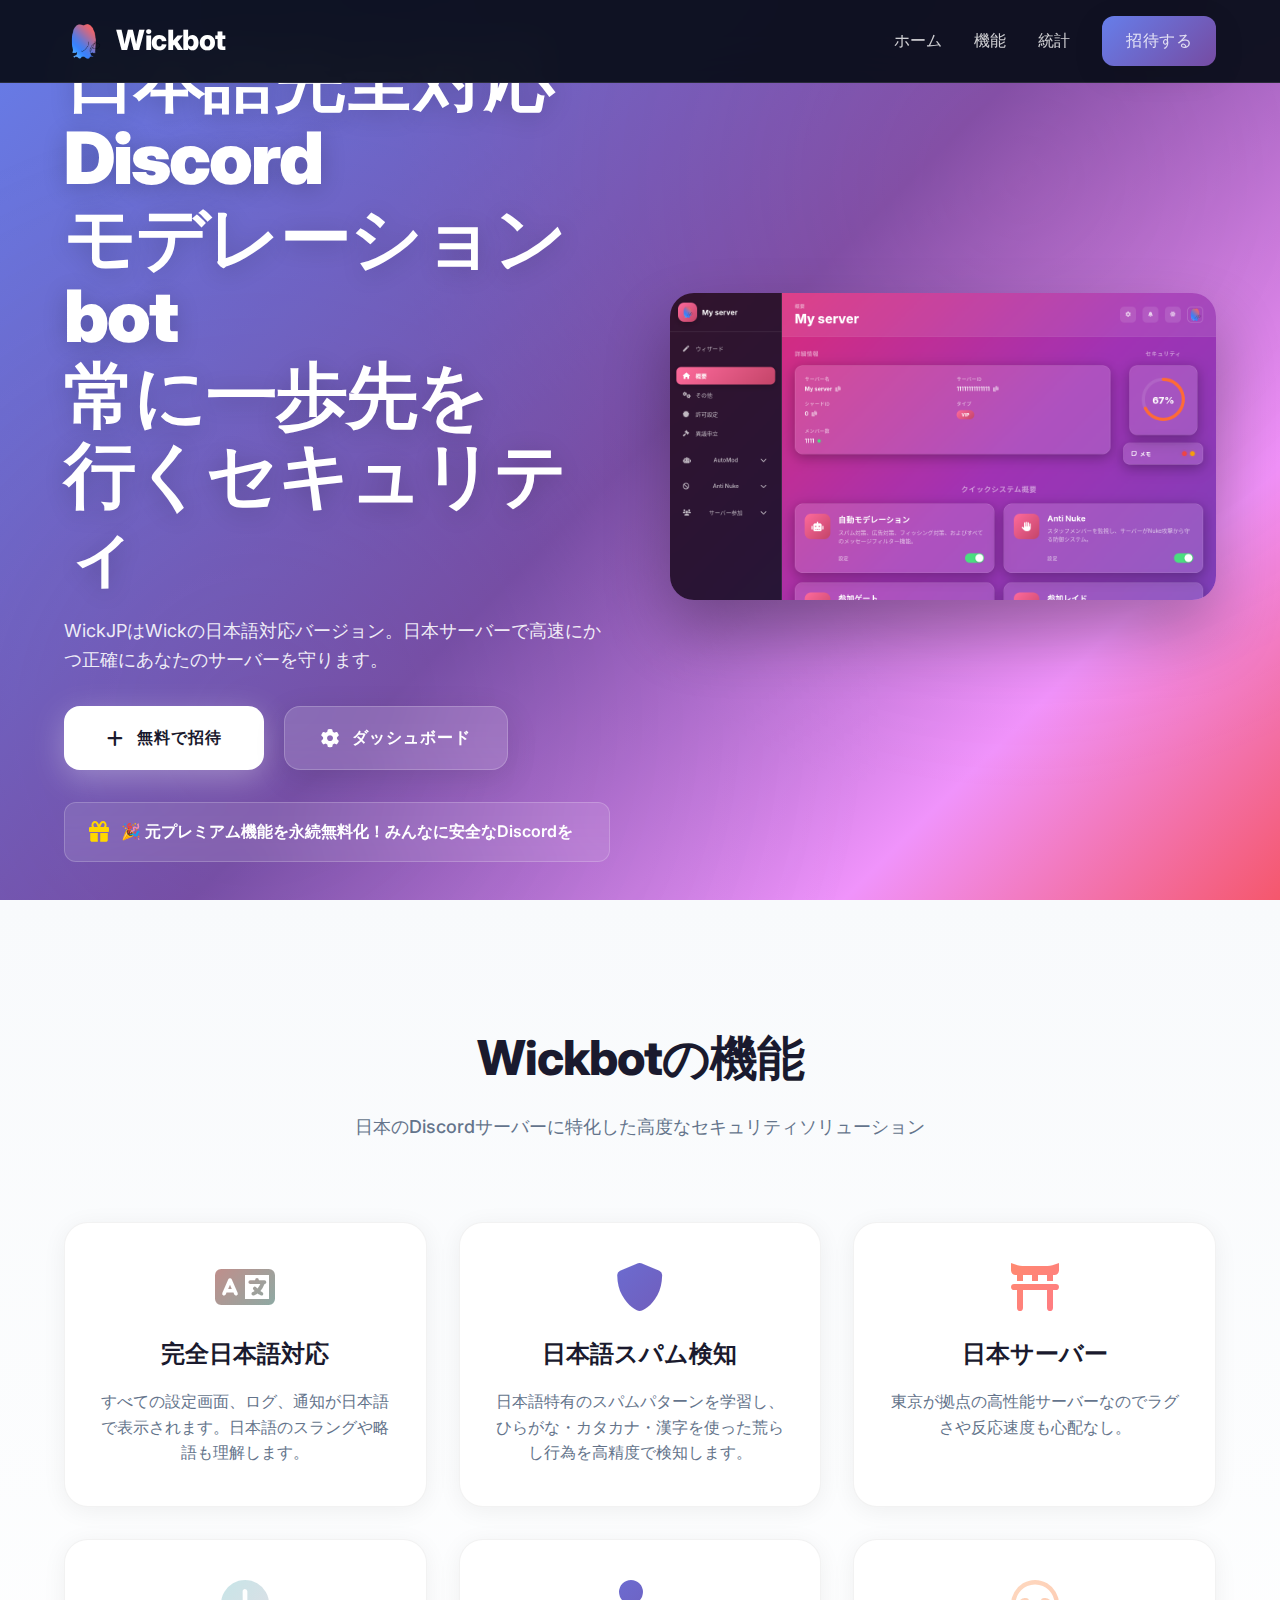
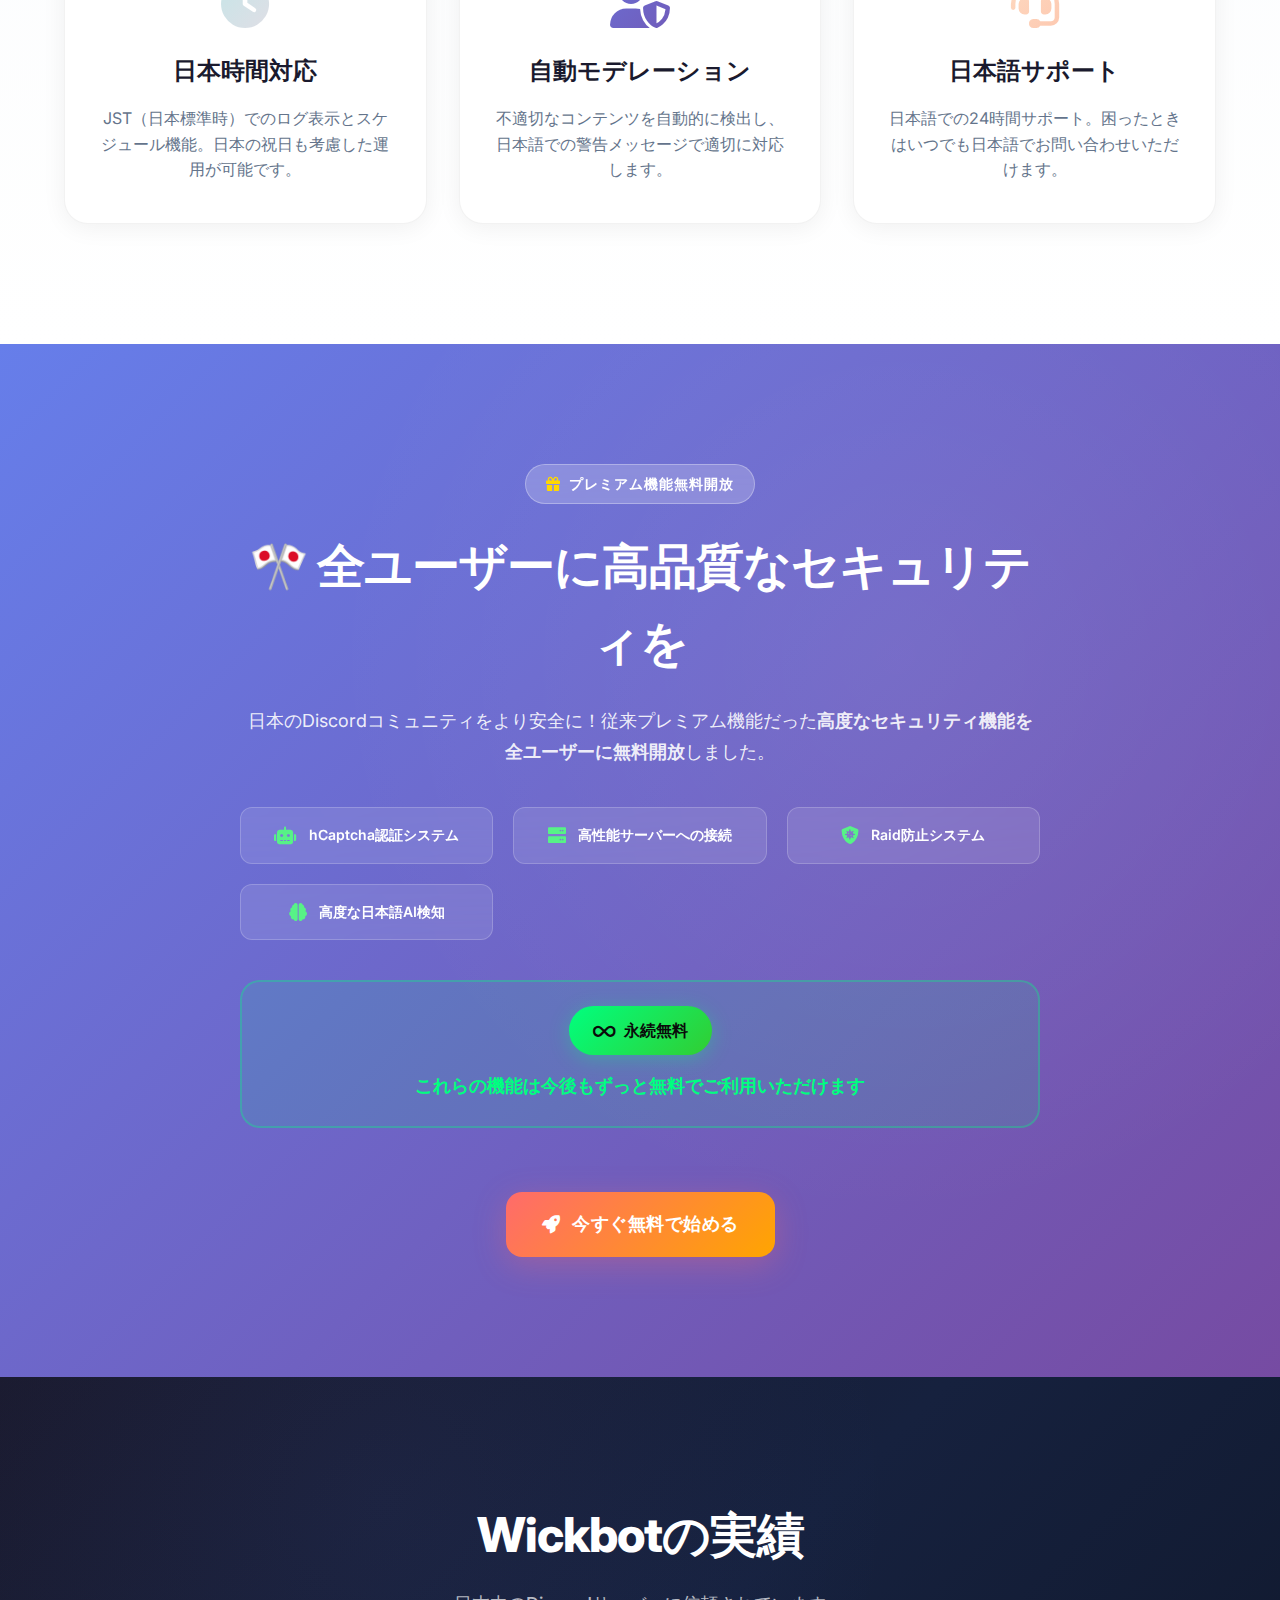
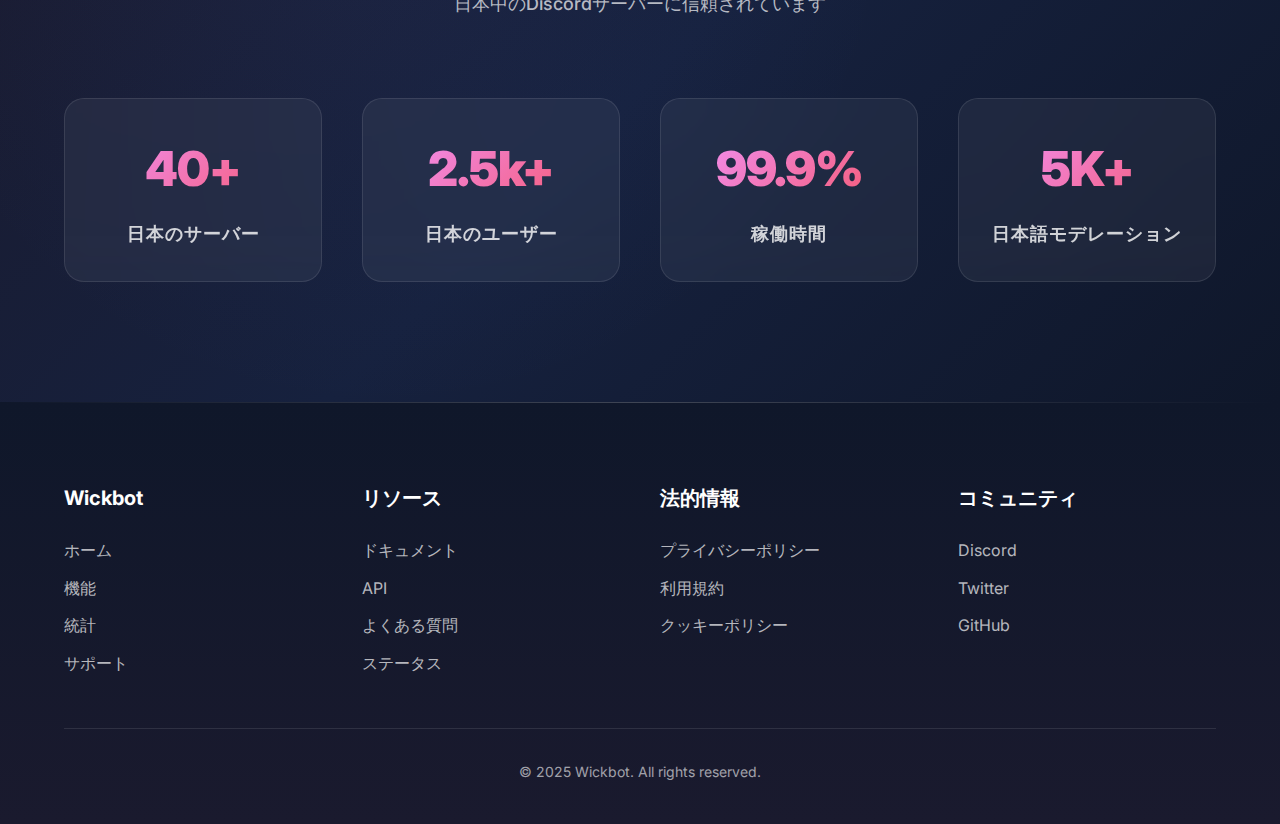
<file: index.html>
<!DOCTYPE html>
<html lang="ja">
<head>
    <meta charset="UTF-8">
    <meta name="viewport" content="width=device-width, initial-scale=1.0">
    <title>WickJP</title>
    <link rel="preconnect" href="https://fonts.googleapis.com">
    <link rel="preconnect" href="https://fonts.gstatic.com" crossorigin>
    <link href="https://fonts.googleapis.com/css2?family=Inter:wght@400;500;600;700;800;900&display=swap" rel="stylesheet">
    <link rel="stylesheet" href="https://cdnjs.cloudflare.com/ajax/libs/font-awesome/6.0.0/css/all.min.css">
    <link rel="stylesheet" href="styles.css">
</head>
<body>
    <header>
        <div class="container">
            <nav class="navbar">
                <a href="#" class="logo">
                    <img src="logo.png" alt="Wickbot Logo"> Wickbot
                </a>
                <ul class="nav-links">
                    <li><a href="#">ホーム</a></li>
                    <li><a href="#features">機能</a></li>
                    <li><a href="#stats">統計</a></li>
                    <li><a href="setup.html" class="btn">招待する</a></li>
                </ul>
            </nav>
        </div>
    </header>

    <section class="hero">
        <div class="container hero-container">
            <div class="hero-content">
                <h1>日本語完全対応<br>Discord<br>モデレーションbot<br>常に一歩先を<br>行くセキュリティ</h1>
                <p class="hero-description">WickJPはWickの日本語対応バージョン。日本サーバーで高速にかつ正確にあなたのサーバーを守ります。</p>
                <div class="hero-buttons">
                    <a href="setup.html" class="btn btn-invite">
                        <i class="fas fa-plus"></i> 無料で招待
                    </a>
                    <a href="dashboard.html" class="btn btn-dashboard">
                        <i class="fas fa-cog"></i> ダッシュボード
                    </a>
                </div>
                <div class="campaign-notice">
                    <i class="fas fa-gift"></i>
                    <span>🎉 元プレミアム機能を永続無料化！みんなに安全なDiscordを</span>
                </div>
            </div>
            <div class="hero-image">
                <img src="dashboard.png" alt="Wickbot Dashboard">
            </div>
        </div>
    </section>

    <section class="features" id="features">
        <div class="container">
            <div class="section-title">
                <h2>Wickbotの機能</h2>
                <p>日本のDiscordサーバーに特化した高度なセキュリティソリューション</p>
            </div>
            <div class="feature-grid">
                <div class="feature-card">
                    <i class="fas fa-language"></i>
                    <h3>完全日本語対応</h3>
                    <p>すべての設定画面、ログ、通知が日本語で表示されます。日本語のスラングや略語も理解します。</p>
                </div>
                <div class="feature-card">
                    <i class="fas fa-shield-alt"></i>
                    <h3>日本語スパム検知</h3>
                    <p>日本語特有のスパムパターンを学習し、ひらがな・カタカナ・漢字を使った荒らし行為を高精度で検知します。</p>
                </div>
                <div class="feature-card">
                    <i class="fas fa-torii-gate"></i>
                    <h3>日本サーバー</h3>
                    <p>東京が拠点の高性能サーバーなのでラグさや反応速度も心配なし。</p>
                </div>
                <div class="feature-card">
                    <i class="fas fa-clock"></i>
                    <h3>日本時間対応</h3>
                    <p>JST（日本標準時）でのログ表示とスケジュール機能。日本の祝日も考慮した運用が可能です。</p>
                </div>
                <div class="feature-card">
                    <i class="fas fa-user-shield"></i>
                    <h3>自動モデレーション</h3>
                    <p>不適切なコンテンツを自動的に検出し、日本語での警告メッセージで適切に対応します。</p>
                </div>
                <div class="feature-card">
                    <i class="fas fa-headset"></i>
                    <h3>日本語サポート</h3>
                    <p>日本語での24時間サポート。困ったときはいつでも日本語でお問い合わせいただけます。</p>
                </div>
            </div>
        </div>
    </section>

    <section class="campaign-section">
        <div class="container">
            <div class="campaign-content">
                <div class="campaign-badge">
                    <i class="fas fa-gift"></i>
                    <span>プレミアム機能無料開放</span>
                </div>
                <h2>🎌 全ユーザーに高品質なセキュリティを</h2>
                <p>日本のDiscordコミュニティをより安全に！従来プレミアム機能だった<strong>高度なセキュリティ機能を全ユーザーに無料開放</strong>しました。</p>
                <div class="campaign-features">
                    <div class="campaign-feature">
                        <i class="fas fa-robot"></i>
                        <span>hCaptcha認証システム</span>
                    </div>
                    <div class="campaign-feature">
                        <i class="fas fa-server"></i>
                        <span>高性能サーバーへの接続</span>
                    </div>
                    <div class="campaign-feature">
                        <i class="fas fa-shield-virus"></i>
                        <span>Raid防止システム</span>
                    </div>
                    <div class="campaign-feature">
                        <i class="fas fa-brain"></i>
                        <span>高度な日本語AI検知</span>
                    </div>
                </div>
                <div class="forever-free">
                    <div class="free-badge">
                        <i class="fas fa-infinity"></i>
                        <span>永続無料</span>
                    </div>
                    <p>これらの機能は今後も<strong>ずっと無料</strong>でご利用いただけます</p>
                </div>
                <a href="setup.html" class="btn btn-campaign">
                    <i class="fas fa-rocket"></i> 今すぐ無料で始める
                </a>
            </div>
        </div>
    </section>

    <section class="stats" id="stats">
        <div class="container">
            <div class="section-title">
                <h2>Wickbotの実績</h2>
                <p>日本中のDiscordサーバーに信頼されています</p>
            </div>
            <div class="stats-grid">
                <div class="stat-item">
                    <h3>40+</h3>
                    <p>日本のサーバー</p>
                </div>
                <div class="stat-item">
                    <h3>2.5k+</h3>
                    <p>日本のユーザー</p>
                </div>
                <div class="stat-item">
                    <h3>99.9%</h3>
                    <p>稼働時間</p>
                </div>
                <div class="stat-item">
                    <h3>5K+</h3>
                    <p>日本語モデレーション</p>
                </div>
            </div>
        </div>
    </section>

    <footer>
        <div class="container">
            <div class="footer-content">
                <div class="footer-column">
                    <h3>Wickbot</h3>
                    <ul class="footer-links">
                        <li><a href="#">ホーム</a></li>
                        <li><a href="#">機能</a></li>
                        <li><a href="#">統計</a></li>
                        <li><a href="#">サポート</a></li>
                    </ul>
                </div>
                <div class="footer-column">
                    <h3>リソース</h3>
                    <ul class="footer-links">
                        <li><a href="#">ドキュメント</a></li>
                        <li><a href="#">API</a></li>
                        <li><a href="faq.html">よくある質問</a></li>
                        <li><a href="status.html">ステータス</a></li>
                    </ul>
                </div>
                <div class="footer-column">
                    <h3>法的情報</h3>
                    <ul class="footer-links">
                        <li><a href="privacy.html">プライバシーポリシー</a></li>
                        <li><a href="terms.html">利用規約</a></li>
                        <li><a href="cookies.html">クッキーポリシー</a></li>
                    </ul>
                </div>
                <div class="footer-column">
                    <h3>コミュニティ</h3>
                    <ul class="footer-links">
                        <li><a href="#">Discord</a></li>
                        <li><a href="#">Twitter</a></li>
                        <li><a href="#">GitHub</a></li>
                    </ul>
                </div>
            </div>
            <div class="copyright">
                <p>&copy; 2025 Wickbot. All rights reserved.</p>
            </div>
        </div>
    </footer>
    <script>
        // スムーズスクロール
        document.querySelectorAll('a[href^="#"]').forEach(anchor => {
            anchor.addEventListener('click', function (e) {
                e.preventDefault();
                document.querySelector(this.getAttribute('href')).scrollIntoView({
                    behavior: 'smooth'
                });
            });
        });
    </script>
</body>
</html>
</file>
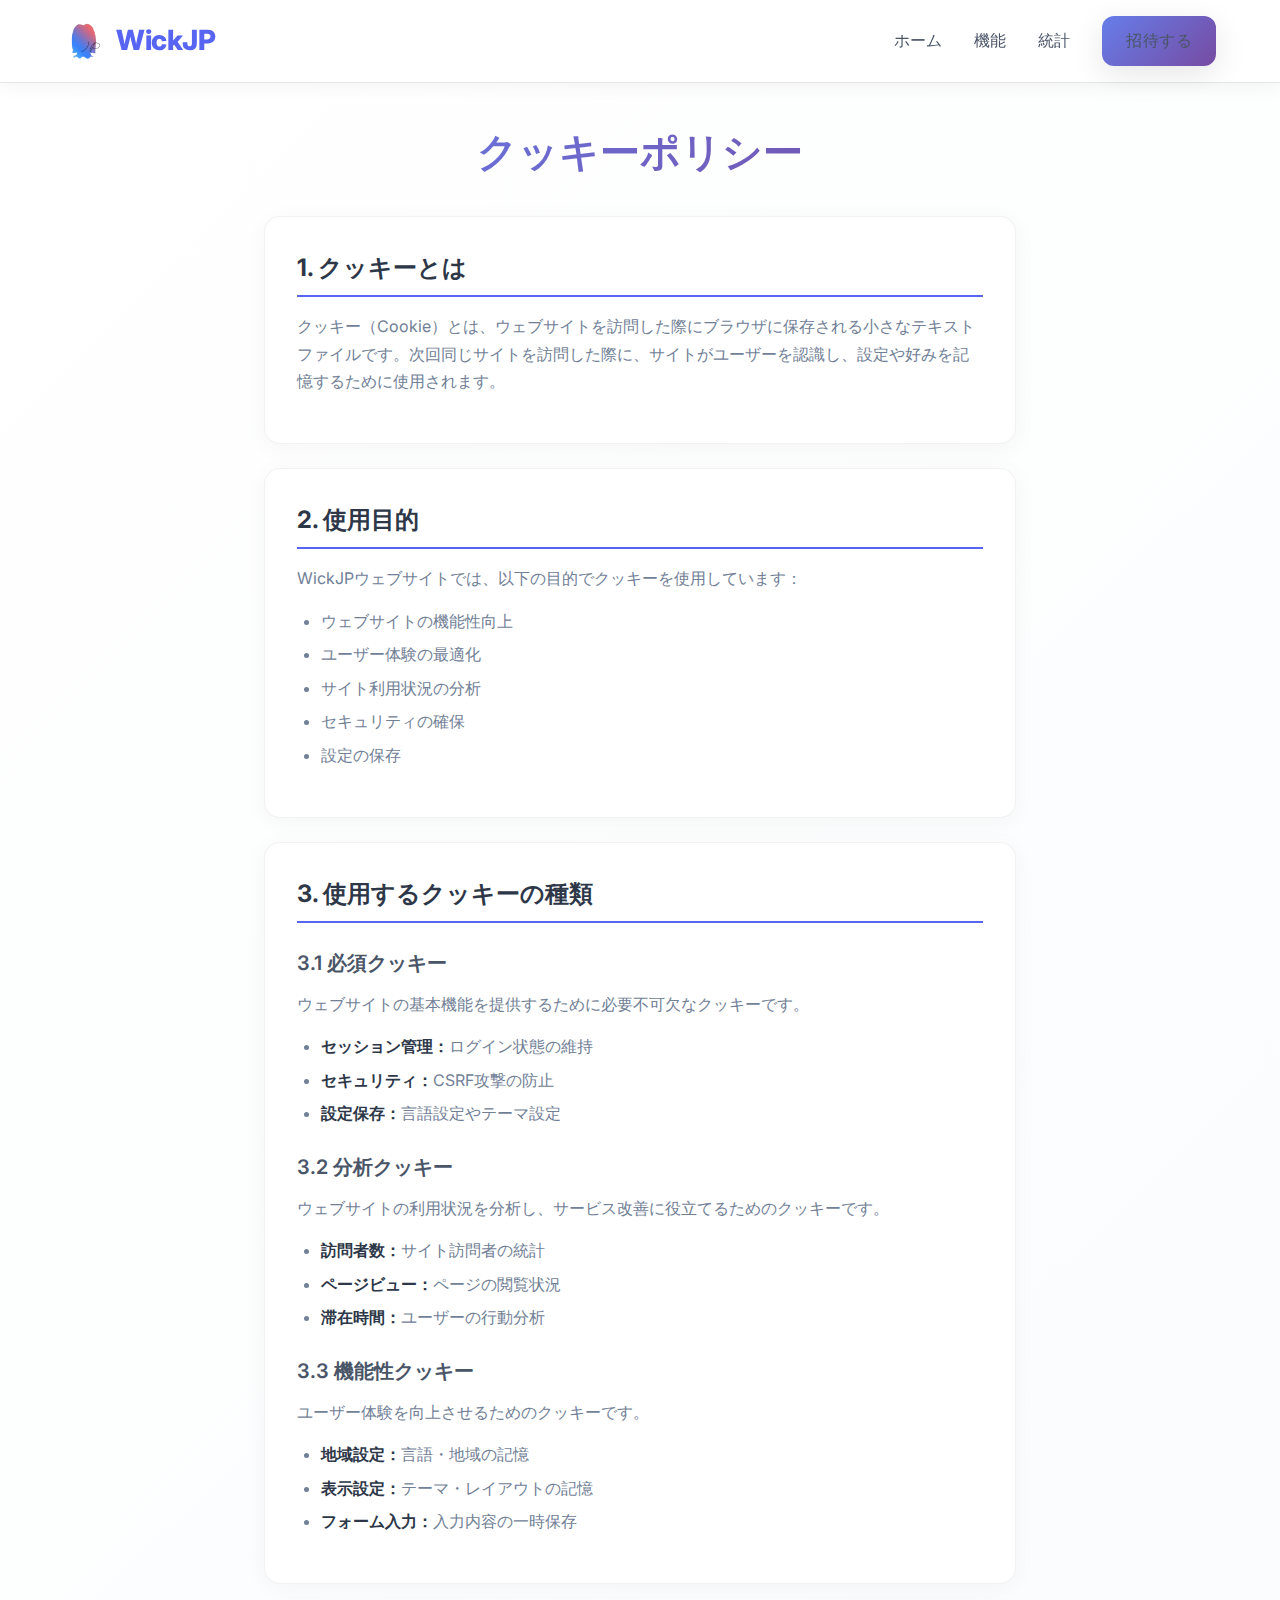
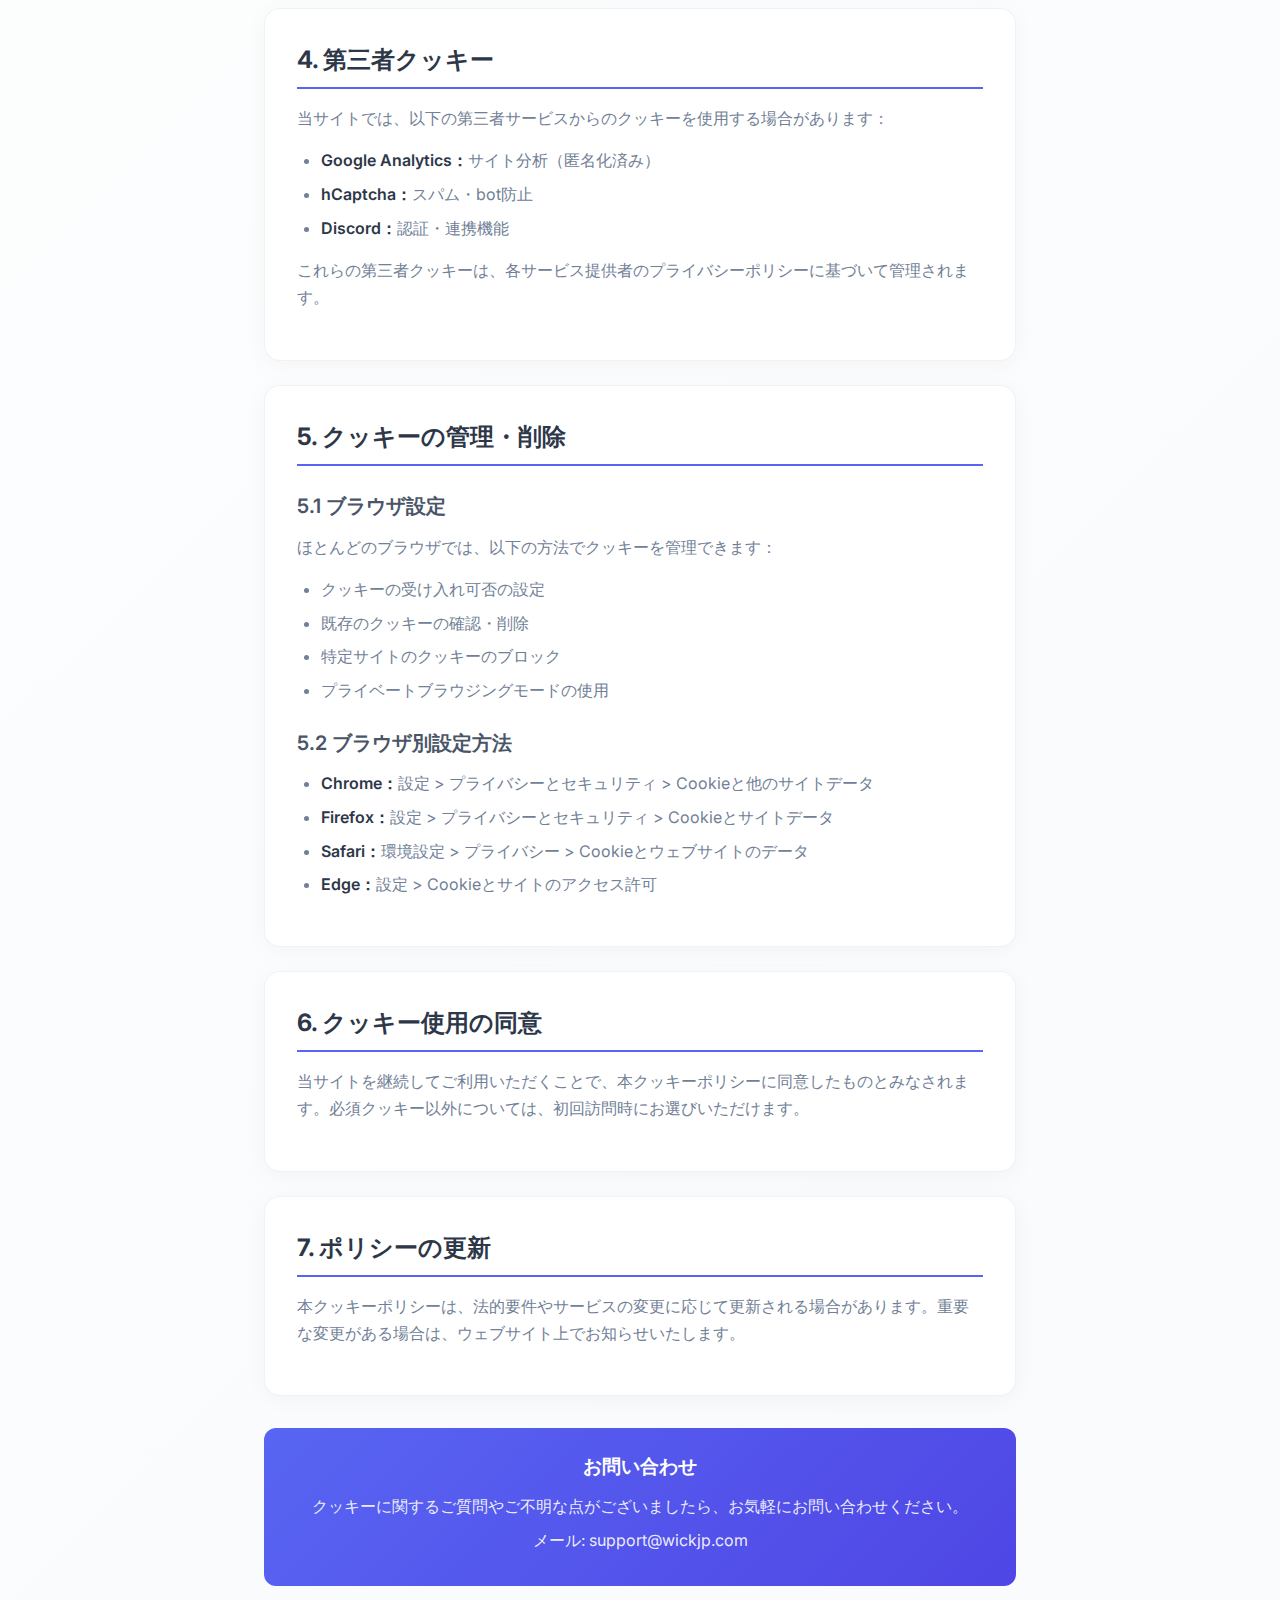
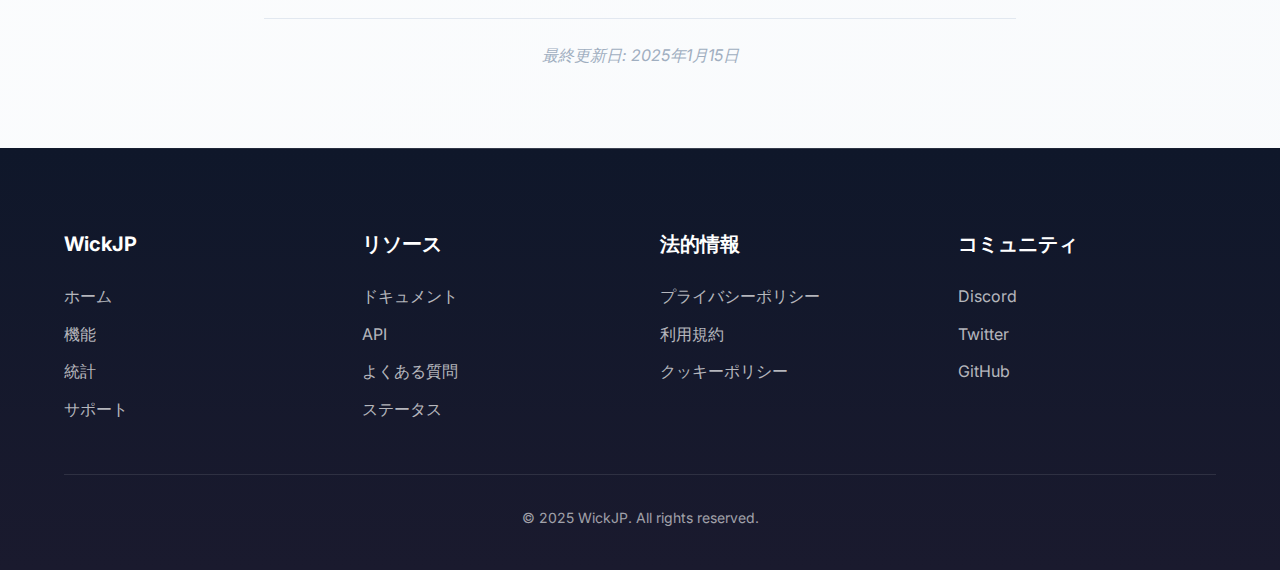
<file: cookies.html>
<!DOCTYPE html>
<html lang="ja">
<head>
    <meta charset="UTF-8">
    <meta name="viewport" content="width=device-width, initial-scale=1.0">
    <title>クッキーポリシー - WickJP</title>
    <link rel="preconnect" href="https://fonts.googleapis.com">
    <link rel="preconnect" href="https://fonts.gstatic.com" crossorigin>
    <link href="https://fonts.googleapis.com/css2?family=Inter:wght@400;500;600;700;800;900&display=swap" rel="stylesheet">
    <link rel="stylesheet" href="https://cdnjs.cloudflare.com/ajax/libs/font-awesome/6.0.0/css/all.min.css">
    <link rel="stylesheet" href="styles.css">
</head>
<body class="legal-page">
    <header>
        <div class="container">
            <nav class="navbar">
                <a href="index.html" class="logo">
                    <img src="logo.png" alt="Wickbot Logo"> WickJP
                </a>
                <ul class="nav-links">
                    <li><a href="index.html">ホーム</a></li>
                    <li><a href="index.html#features">機能</a></li>
                    <li><a href="index.html#stats">統計</a></li>
                    <li><a href="#" class="btn">招待する</a></li>
                </ul>
            </nav>
        </div>
    </header>

    <div class="legal-content">
        <h1 class="legal-title">クッキーポリシー</h1>
        
        <div class="legal-section">
            <h2>1. クッキーとは</h2>
            <p>クッキー（Cookie）とは、ウェブサイトを訪問した際にブラウザに保存される小さなテキストファイルです。次回同じサイトを訪問した際に、サイトがユーザーを認識し、設定や好みを記憶するために使用されます。</p>
        </div>

        <div class="legal-section">
            <h2>2. 使用目的</h2>
            <p>WickJPウェブサイトでは、以下の目的でクッキーを使用しています：</p>
            <ul>
                <li>ウェブサイトの機能性向上</li>
                <li>ユーザー体験の最適化</li>
                <li>サイト利用状況の分析</li>
                <li>セキュリティの確保</li>
                <li>設定の保存</li>
            </ul>
        </div>

        <div class="legal-section">
            <h2>3. 使用するクッキーの種類</h2>
            
            <h3>3.1 必須クッキー</h3>
            <p>ウェブサイトの基本機能を提供するために必要不可欠なクッキーです。</p>
            <ul>
                <li><strong>セッション管理：</strong>ログイン状態の維持</li>
                <li><strong>セキュリティ：</strong>CSRF攻撃の防止</li>
                <li><strong>設定保存：</strong>言語設定やテーマ設定</li>
            </ul>

            <h3>3.2 分析クッキー</h3>
            <p>ウェブサイトの利用状況を分析し、サービス改善に役立てるためのクッキーです。</p>
            <ul>
                <li><strong>訪問者数：</strong>サイト訪問者の統計</li>
                <li><strong>ページビュー：</strong>ページの閲覧状況</li>
                <li><strong>滞在時間：</strong>ユーザーの行動分析</li>
            </ul>

            <h3>3.3 機能性クッキー</h3>
            <p>ユーザー体験を向上させるためのクッキーです。</p>
            <ul>
                <li><strong>地域設定：</strong>言語・地域の記憶</li>
                <li><strong>表示設定：</strong>テーマ・レイアウトの記憶</li>
                <li><strong>フォーム入力：</strong>入力内容の一時保存</li>
            </ul>
        </div>

        <div class="legal-section">
            <h2>4. 第三者クッキー</h2>
            <p>当サイトでは、以下の第三者サービスからのクッキーを使用する場合があります：</p>
            <ul>
                <li><strong>Google Analytics：</strong>サイト分析（匿名化済み）</li>
                <li><strong>hCaptcha：</strong>スパム・bot防止</li>
                <li><strong>Discord：</strong>認証・連携機能</li>
            </ul>
            <p>これらの第三者クッキーは、各サービス提供者のプライバシーポリシーに基づいて管理されます。</p>
        </div>

        <div class="legal-section">
            <h2>5. クッキーの管理・削除</h2>
            
            <h3>5.1 ブラウザ設定</h3>
            <p>ほとんどのブラウザでは、以下の方法でクッキーを管理できます：</p>
            <ul>
                <li>クッキーの受け入れ可否の設定</li>
                <li>既存のクッキーの確認・削除</li>
                <li>特定サイトのクッキーのブロック</li>
                <li>プライベートブラウジングモードの使用</li>
            </ul>

            <h3>5.2 ブラウザ別設定方法</h3>
            <ul>
                <li><strong>Chrome：</strong>設定 > プライバシーとセキュリティ > Cookieと他のサイトデータ</li>
                <li><strong>Firefox：</strong>設定 > プライバシーとセキュリティ > Cookieとサイトデータ</li>
                <li><strong>Safari：</strong>環境設定 > プライバシー > Cookieとウェブサイトのデータ</li>
                <li><strong>Edge：</strong>設定 > Cookieとサイトのアクセス許可</li>
            </ul>
        </div>

        <div class="legal-section">
            <h2>6. クッキー使用の同意</h2>
            <p>当サイトを継続してご利用いただくことで、本クッキーポリシーに同意したものとみなされます。必須クッキー以外については、初回訪問時にお選びいただけます。</p>
        </div>

        <div class="legal-section">
            <h2>7. ポリシーの更新</h2>
            <p>本クッキーポリシーは、法的要件やサービスの変更に応じて更新される場合があります。重要な変更がある場合は、ウェブサイト上でお知らせいたします。</p>
        </div>

        <div class="contact-info">
            <h3>お問い合わせ</h3>
            <p>クッキーに関するご質問やご不明な点がございましたら、お気軽にお問い合わせください。</p>
            <p>メール: support@wickjp.com</p>
        </div>

        <div class="last-updated">
            最終更新日: 2025年1月15日
        </div>
    </div>

    <footer>
        <div class="container">
            <div class="footer-content">
                <div class="footer-column">
                    <h3>WickJP</h3>
                    <ul class="footer-links">
                        <li><a href="index.html">ホーム</a></li>
                        <li><a href="index.html#features">機能</a></li>
                        <li><a href="index.html#stats">統計</a></li>
                        <li><a href="faq.html">サポート</a></li>
                    </ul>
                </div>
                <div class="footer-column">
                    <h3>リソース</h3>
                    <ul class="footer-links">
                        <li><a href="#">ドキュメント</a></li>
                        <li><a href="#">API</a></li>
                        <li><a href="faq.html">よくある質問</a></li>
                        <li><a href="status.html">ステータス</a></li>
                    </ul>
                </div>
                <div class="footer-column">
                    <h3>法的情報</h3>
                    <ul class="footer-links">
                        <li><a href="privacy.html">プライバシーポリシー</a></li>
                        <li><a href="terms.html">利用規約</a></li>
                        <li><a href="cookies.html">クッキーポリシー</a></li>
                    </ul>
                </div>
                <div class="footer-column">
                    <h3>コミュニティ</h3>
                    <ul class="footer-links">
                        <li><a href="#">Discord</a></li>
                        <li><a href="#">Twitter</a></li>
                        <li><a href="#">GitHub</a></li>
                    </ul>
                </div>
            </div>
            <div class="copyright">
                <p>&copy; 2025 WickJP. All rights reserved.</p>
            </div>
        </div>
    </footer>
</body>
</html>
</file>
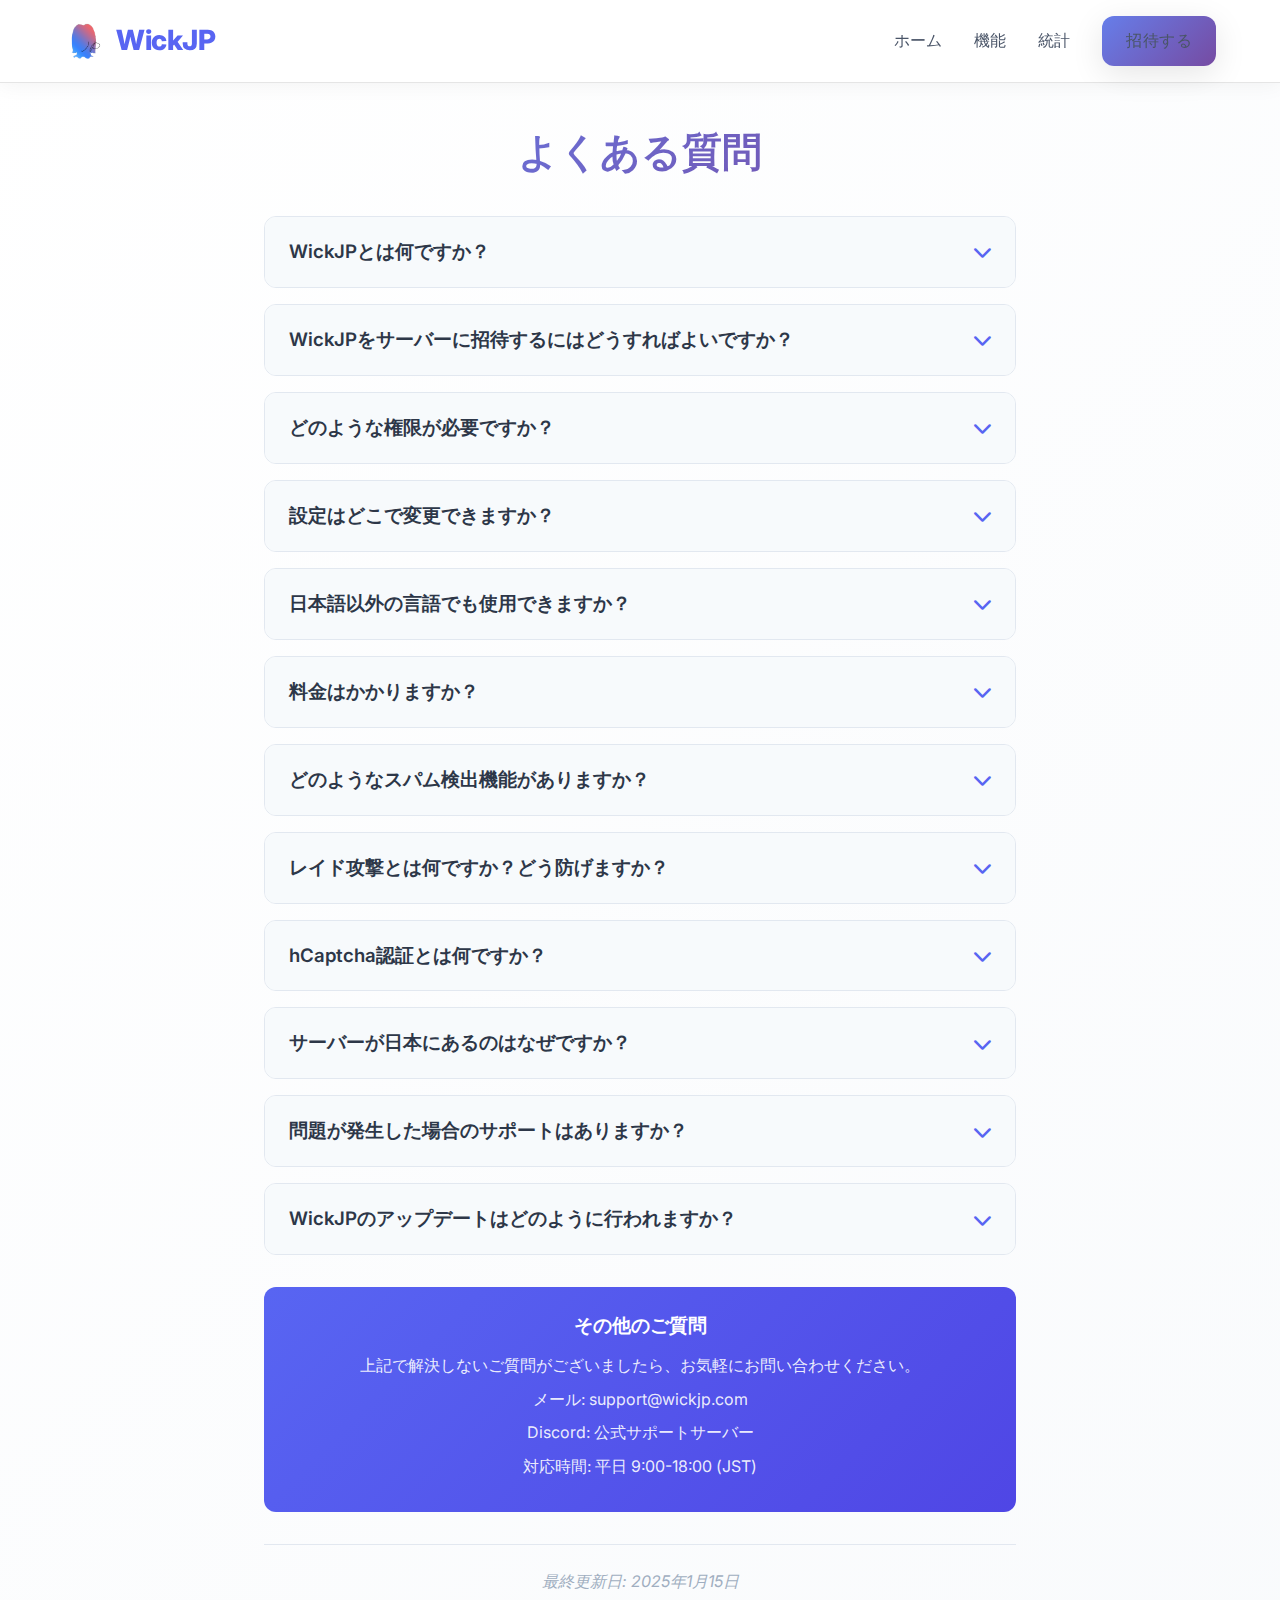
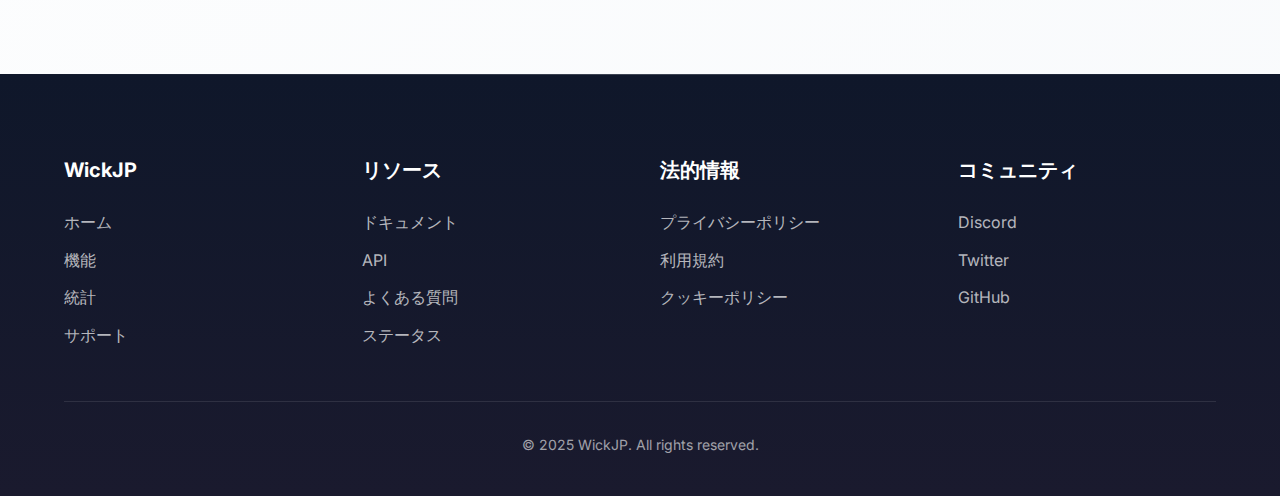
<file: faq.html>
<!DOCTYPE html>
<html lang="ja">
<head>
    <meta charset="UTF-8">
    <meta name="viewport" content="width=device-width, initial-scale=1.0">
    <title>よくある質問 - WickJP</title>
    <link rel="preconnect" href="https://fonts.googleapis.com">
    <link rel="preconnect" href="https://fonts.gstatic.com" crossorigin>
    <link href="https://fonts.googleapis.com/css2?family=Inter:wght@400;500;600;700;800;900&display=swap" rel="stylesheet">
    <link rel="stylesheet" href="https://cdnjs.cloudflare.com/ajax/libs/font-awesome/6.0.0/css/all.min.css">
    <link rel="stylesheet" href="styles.css">
</head>
<body class="legal-page">
    <header>
        <div class="container">
            <nav class="navbar">
                <a href="index.html" class="logo">
                    <img src="logo.png" alt="Wickbot Logo"> WickJP
                </a>
                <ul class="nav-links">
                    <li><a href="index.html">ホーム</a></li>
                    <li><a href="index.html#features">機能</a></li>
                    <li><a href="index.html#stats">統計</a></li>
                    <li><a href="#" class="btn">招待する</a></li>
                </ul>
            </nav>
        </div>
    </header>

    <div class="legal-content">
        <h1 class="legal-title">よくある質問</h1>
        
        <div class="faq-item">
            <div class="faq-question" onclick="toggleFaq(this)">
                <h3>WickJPとは何ですか？</h3>
                <i class="fas fa-chevron-down faq-toggle"></i>
            </div>
            <div class="faq-answer">
                <p>WickJPは、Discordサーバーの管理とモデレーションを支援する日本語対応ボットです。スパム検出、自動モデレーション、レイド防止など、サーバーのセキュリティと管理を向上させる多様な機能を提供しています。</p>
            </div>
        </div>

        <div class="faq-item">
            <div class="faq-question" onclick="toggleFaq(this)">
                <h3>WickJPをサーバーに招待するにはどうすればよいですか？</h3>
                <i class="fas fa-chevron-down faq-toggle"></i>
            </div>
            <div class="faq-answer">
                <p>トップページの「招待する」ボタンをクリックし、招待したいサーバーを選択してください。必要な権限を付与すると、すぐにWickJPがサーバーで利用可能になります。</p>
            </div>
        </div>

        <div class="faq-item">
            <div class="faq-question" onclick="toggleFaq(this)">
                <h3>どのような権限が必要ですか？</h3>
                <i class="fas fa-chevron-down faq-toggle"></i>
            </div>
            <div class="faq-answer">
                <p>WickJPが正常に動作するために以下の権限が必要です：</p>
                <ul>
                    <li>メッセージの読み取り・送信</li>
                    <li>メッセージの管理・削除</li>
                    <li>ユーザーのキック・バン</li>
                    <li>ロールの管理</li>
                    <li>チャンネルの管理</li>
                </ul>
            </div>
        </div>

        <div class="faq-item">
            <div class="faq-question" onclick="toggleFaq(this)">
                <h3>設定はどこで変更できますか？</h3>
                <i class="fas fa-chevron-down faq-toggle"></i>
            </div>
            <div class="faq-answer">
                <p>WickJPの設定は、ダッシュボードページで管理できます。サーバー管理者権限を持つユーザーがDiscordでログインすることで、詳細な設定をカスタマイズできます。</p>
            </div>
        </div>

        <div class="faq-item">
            <div class="faq-question" onclick="toggleFaq(this)">
                <h3>日本語以外の言語でも使用できますか？</h3>
                <i class="fas fa-chevron-down faq-toggle"></i>
            </div>
            <div class="faq-answer">
                <p>WickJPは主に日本語ユーザー向けに最適化されていますが、基本的な機能は英語でも利用可能です。ただし、スパム検出や自動モデレーション機能は日本語コンテンツに特化しています。</p>
            </div>
        </div>

        <div class="faq-item">
            <div class="faq-question" onclick="toggleFaq(this)">
                <h3>料金はかかりますか？</h3>
                <i class="fas fa-chevron-down faq-toggle"></i>
            </div>
            <div class="faq-answer">
                <p>WickJPは完全無料でご利用いただけます！以前プレミアム機能だったhCaptcha認証、高性能サーバー、レイド防止機能も、すべて無料で提供しています。</p>
            </div>
        </div>

        <div class="faq-item">
            <div class="faq-question" onclick="toggleFaq(this)">
                <h3>どのようなスパム検出機能がありますか？</h3>
                <i class="fas fa-chevron-down faq-toggle"></i>
            </div>
            <div class="faq-answer">
                <p>WickJPは以下のスパム検出機能を提供しています：</p>
                <ul>
                    <li>日本語特有の迷惑メッセージ検出</li>
                    <li>連続投稿・フラッド検出</li>
                    <li>招待リンクスパムの防止</li>
                    <li>画像・ファイルスパムの検出</li>
                    <li>新規アカウントの監視</li>
                </ul>
            </div>
        </div>

        <div class="faq-item">
            <div class="faq-question" onclick="toggleFaq(this)">
                <h3>レイド攻撃とは何ですか？どう防げますか？</h3>
                <i class="fas fa-chevron-down faq-toggle"></i>
            </div>
            <div class="faq-answer">
                <p>レイド攻撃とは、大量のbotや悪意のあるユーザーが短時間でサーバーに参加し、スパムやディスラプションを行う攻撃です。WickJPのレイド防止機能は、異常な参加パターンを検出し、自動的にサーバーを保護します。</p>
            </div>
        </div>

        <div class="faq-item">
            <div class="faq-question" onclick="toggleFaq(this)">
                <h3>hCaptcha認証とは何ですか？</h3>
                <i class="fas fa-chevron-down faq-toggle"></i>
            </div>
            <div class="faq-answer">
                <p>hCaptcha認証は、新規参加者がbotではなく人間であることを確認するためのシステムです。サーバー参加時に簡単な認証を行うことで、bot攻撃やスパムアカウントの侵入を防ぎます。</p>
            </div>
        </div>

        <div class="faq-item">
            <div class="faq-question" onclick="toggleFaq(this)">
                <h3>サーバーが日本にあるのはなぜですか？</h3>
                <i class="fas fa-chevron-down faq-toggle"></i>
            </div>
            <div class="faq-answer">
                <p>日本のサーバーでホスティングすることで、日本のユーザーに最高のパフォーマンスと低レイテンシを提供できます。また、日本のデータ保護法に準拠した安全なデータ管理も実現しています。</p>
            </div>
        </div>

        <div class="faq-item">
            <div class="faq-question" onclick="toggleFaq(this)">
                <h3>問題が発生した場合のサポートはありますか？</h3>
                <i class="fas fa-chevron-down faq-toggle"></i>
            </div>
            <div class="faq-answer">
                <p>はい、日本語での技術サポートを提供しています。公式Discordサーバー、メール、またはサポートチケットシステムを通じて、日本語で専門スタッフがサポートいたします。</p>
            </div>
        </div>

        <div class="faq-item">
            <div class="faq-question" onclick="toggleFaq(this)">
                <h3>WickJPのアップデートはどのように行われますか？</h3>
                <i class="fas fa-chevron-down faq-toggle"></i>
            </div>
            <div class="faq-answer">
                <p>WickJPは定期的にアップデートされ、新機能やセキュリティ改善が自動的に適用されます。重要なアップデートについては、公式Discordサーバーやウェブサイトでお知らせします。</p>
            </div>
        </div>

        <div class="contact-info">
            <h3>その他のご質問</h3>
            <p>上記で解決しないご質問がございましたら、お気軽にお問い合わせください。</p>
            <p>メール: support@wickjp.com</p>
            <p>Discord: 公式サポートサーバー</p>
            <p>対応時間: 平日 9:00-18:00 (JST)</p>
        </div>

        <div class="last-updated">
            最終更新日: 2025年1月15日
        </div>
    </div>

    <footer>
        <div class="container">
            <div class="footer-content">
                <div class="footer-column">
                    <h3>WickJP</h3>
                    <ul class="footer-links">
                        <li><a href="index.html">ホーム</a></li>
                        <li><a href="index.html#features">機能</a></li>
                        <li><a href="index.html#stats">統計</a></li>
                        <li><a href="faq.html">サポート</a></li>
                    </ul>
                </div>
                <div class="footer-column">
                    <h3>リソース</h3>
                    <ul class="footer-links">
                        <li><a href="#">ドキュメント</a></li>
                        <li><a href="#">API</a></li>
                        <li><a href="faq.html">よくある質問</a></li>
                        <li><a href="status.html">ステータス</a></li>
                    </ul>
                </div>
                <div class="footer-column">
                    <h3>法的情報</h3>
                    <ul class="footer-links">
                        <li><a href="privacy.html">プライバシーポリシー</a></li>
                        <li><a href="terms.html">利用規約</a></li>
                        <li><a href="cookies.html">クッキーポリシー</a></li>
                    </ul>
                </div>
                <div class="footer-column">
                    <h3>コミュニティ</h3>
                    <ul class="footer-links">
                        <li><a href="#">Discord</a></li>
                        <li><a href="#">Twitter</a></li>
                        <li><a href="#">GitHub</a></li>
                    </ul>
                </div>
            </div>
            <div class="copyright">
                <p>&copy; 2025 WickJP. All rights reserved.</p>
            </div>
        </div>
    </footer>

    <script>
        function toggleFaq(element) {
            const faqItem = element.parentElement;
            const answer = faqItem.querySelector('.faq-answer');
            const toggle = element.querySelector('.faq-toggle');
            
            faqItem.classList.toggle('active');
            
            if (faqItem.classList.contains('active')) {
                answer.style.display = 'block';
                toggle.style.transform = 'rotate(180deg)';
            } else {
                answer.style.display = 'none';
                toggle.style.transform = 'rotate(0deg)';
            }
        }

        // Initialize FAQ answers as hidden
        document.addEventListener('DOMContentLoaded', function() {
            const answers = document.querySelectorAll('.faq-answer');
            answers.forEach(answer => {
                answer.style.display = 'none';
            });
        });
    </script>
</body>
</html>
</file>
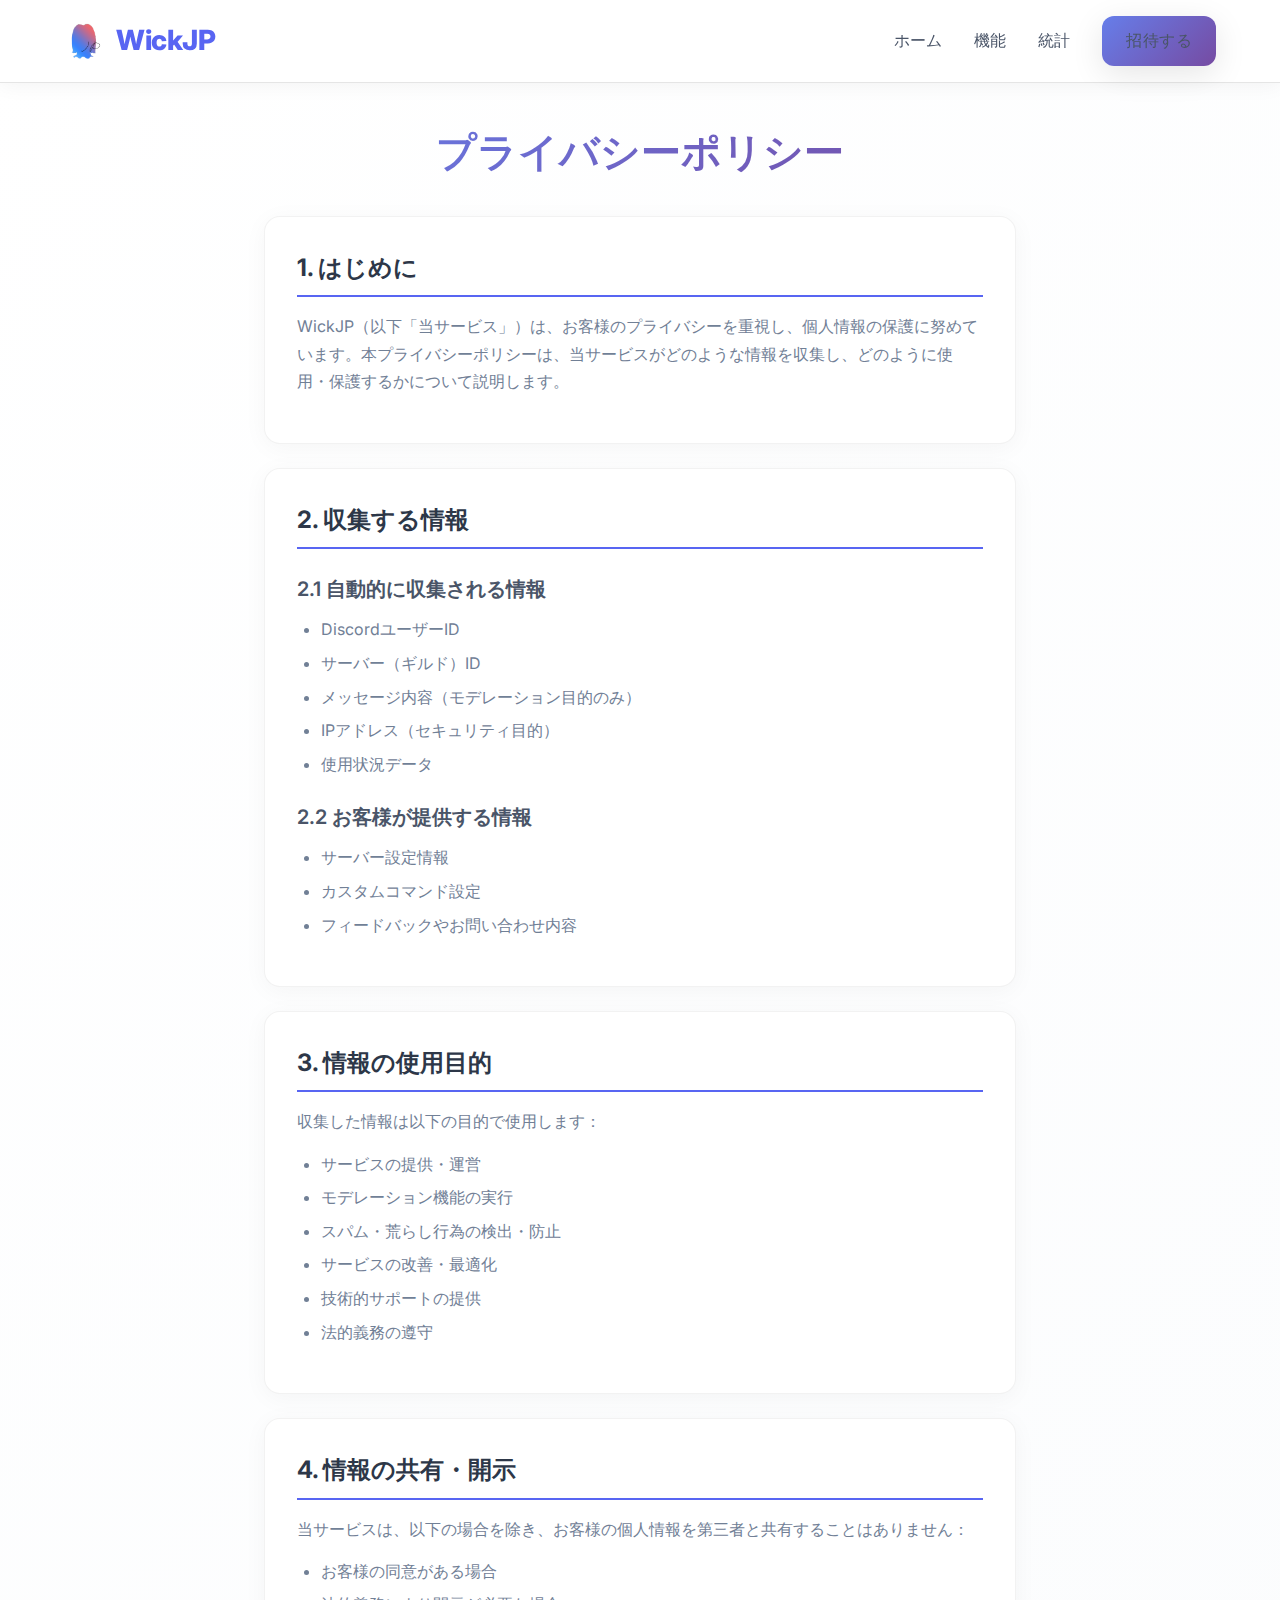
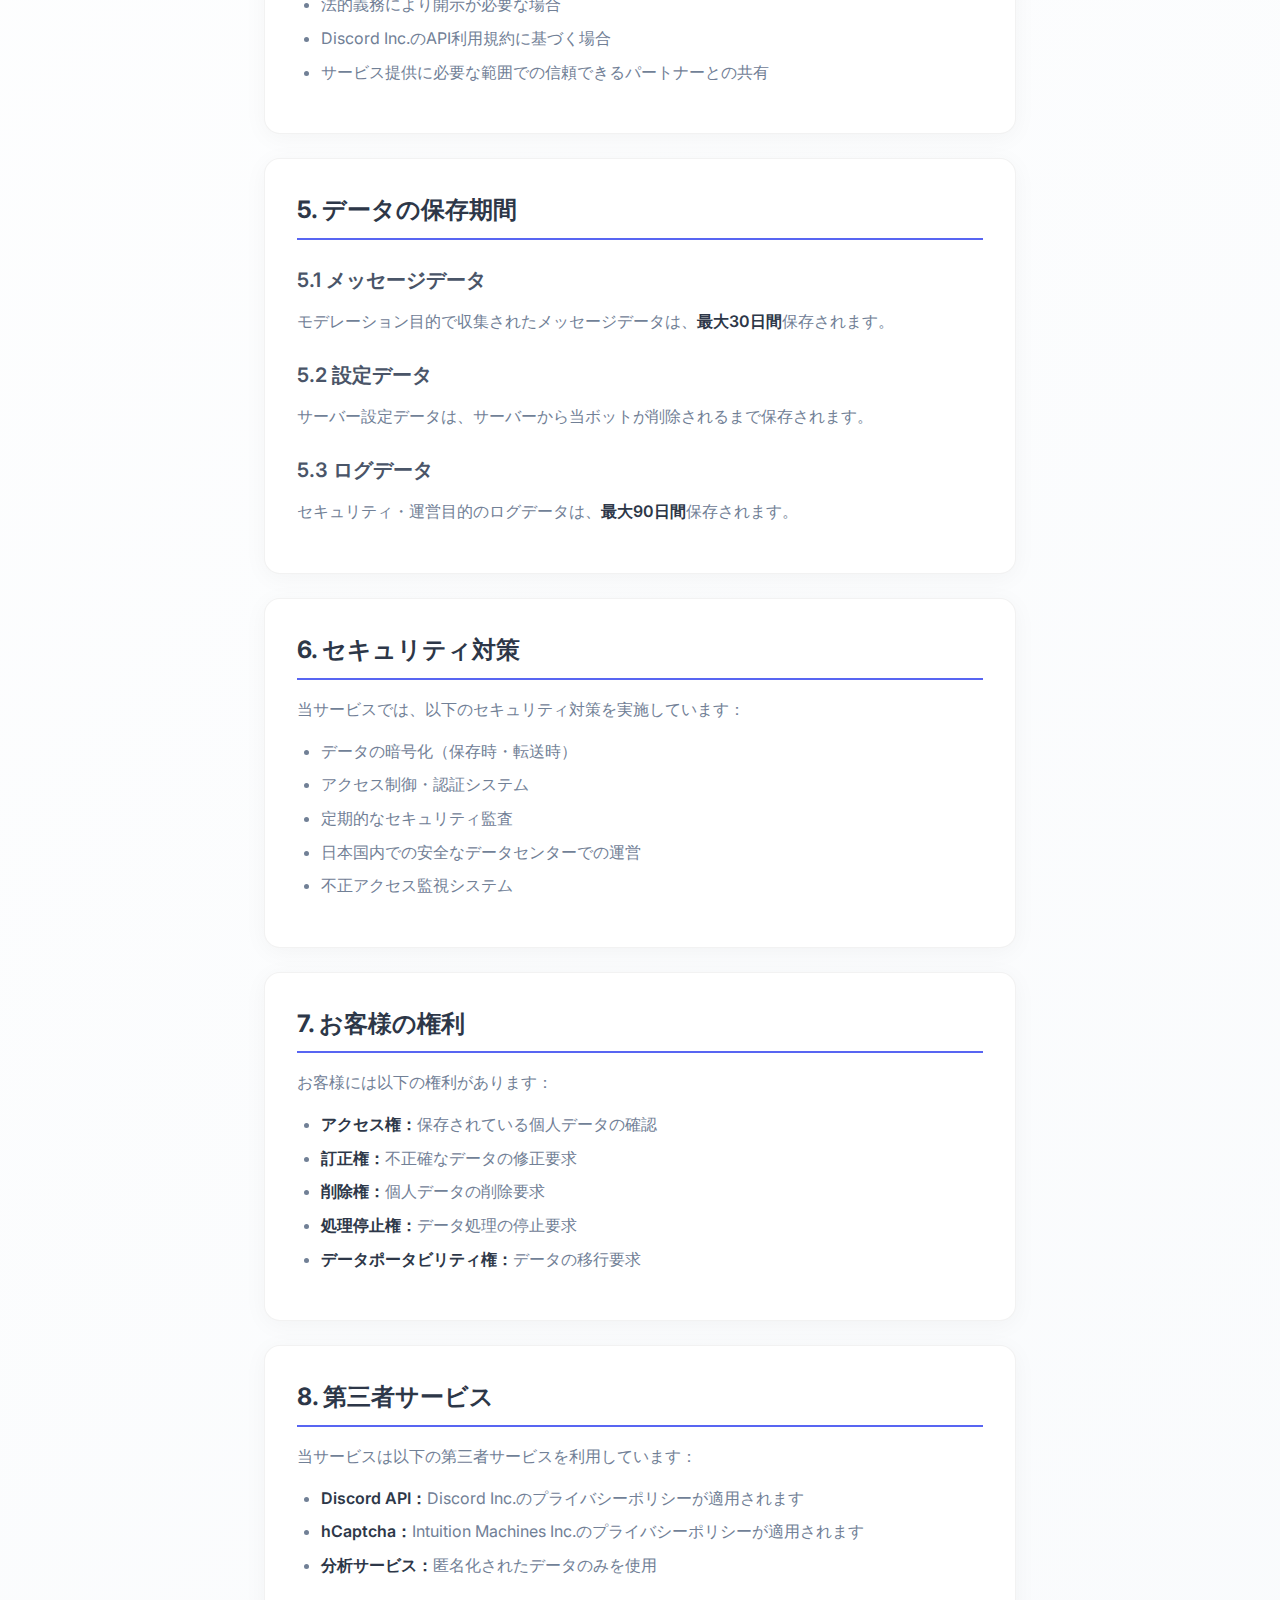
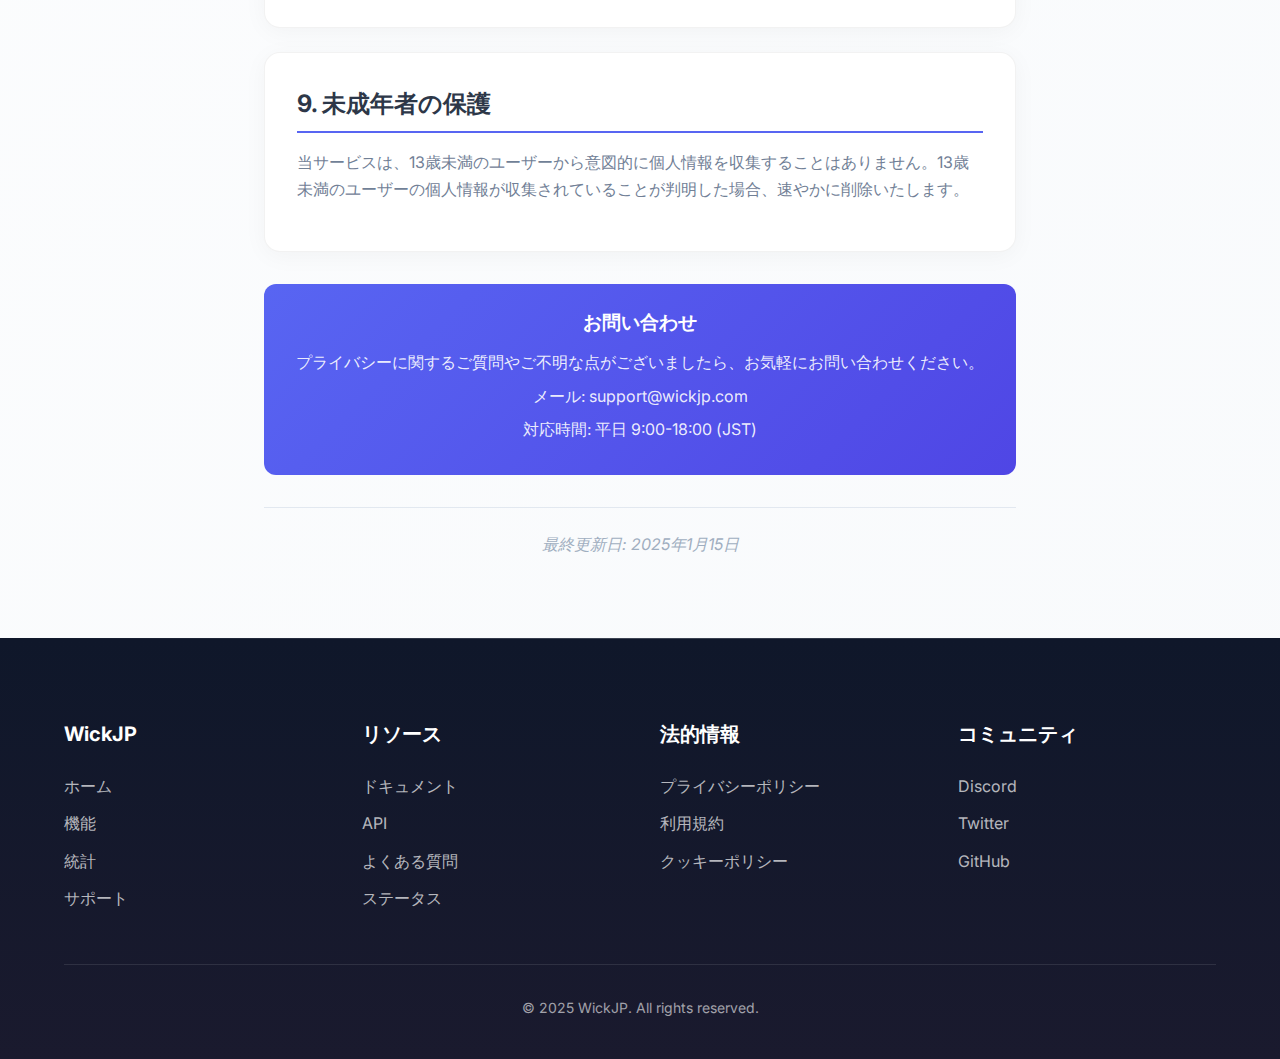
<file: privacy.html>
<!DOCTYPE html>
<html lang="ja">
<head>
    <meta charset="UTF-8">
    <meta name="viewport" content="width=device-width, initial-scale=1.0">
    <title>プライバシーポリシー - WickJP</title>
    <link rel="preconnect" href="https://fonts.googleapis.com">
    <link rel="preconnect" href="https://fonts.gstatic.com" crossorigin>
    <link href="https://fonts.googleapis.com/css2?family=Inter:wght@400;500;600;700;800;900&display=swap" rel="stylesheet">
    <link rel="stylesheet" href="https://cdnjs.cloudflare.com/ajax/libs/font-awesome/6.0.0/css/all.min.css">
    <link rel="stylesheet" href="styles.css">
</head>
<body class="legal-page">
    <header>
        <div class="container">
            <nav class="navbar">
                <a href="index.html" class="logo">
                    <img src="logo.png" alt="Wickbot Logo"> WickJP
                </a>
                <ul class="nav-links">
                    <li><a href="index.html">ホーム</a></li>
                    <li><a href="index.html#features">機能</a></li>
                    <li><a href="index.html#stats">統計</a></li>
                    <li><a href="#" class="btn">招待する</a></li>
                </ul>
            </nav>
        </div>
    </header>

    <div class="legal-content">
        <h1 class="legal-title">プライバシーポリシー</h1>
        
        <div class="legal-section">
            <h2>1. はじめに</h2>
            <p>WickJP（以下「当サービス」）は、お客様のプライバシーを重視し、個人情報の保護に努めています。本プライバシーポリシーは、当サービスがどのような情報を収集し、どのように使用・保護するかについて説明します。</p>
        </div>

        <div class="legal-section">
            <h2>2. 収集する情報</h2>
            <h3>2.1 自動的に収集される情報</h3>
            <ul>
                <li>DiscordユーザーID</li>
                <li>サーバー（ギルド）ID</li>
                <li>メッセージ内容（モデレーション目的のみ）</li>
                <li>IPアドレス（セキュリティ目的）</li>
                <li>使用状況データ</li>
            </ul>

            <h3>2.2 お客様が提供する情報</h3>
            <ul>
                <li>サーバー設定情報</li>
                <li>カスタムコマンド設定</li>
                <li>フィードバックやお問い合わせ内容</li>
            </ul>
        </div>

        <div class="legal-section">
            <h2>3. 情報の使用目的</h2>
            <p>収集した情報は以下の目的で使用します：</p>
            <ul>
                <li>サービスの提供・運営</li>
                <li>モデレーション機能の実行</li>
                <li>スパム・荒らし行為の検出・防止</li>
                <li>サービスの改善・最適化</li>
                <li>技術的サポートの提供</li>
                <li>法的義務の遵守</li>
            </ul>
        </div>

        <div class="legal-section">
            <h2>4. 情報の共有・開示</h2>
            <p>当サービスは、以下の場合を除き、お客様の個人情報を第三者と共有することはありません：</p>
            <ul>
                <li>お客様の同意がある場合</li>
                <li>法的義務により開示が必要な場合</li>
                <li>Discord Inc.のAPI利用規約に基づく場合</li>
                <li>サービス提供に必要な範囲での信頼できるパートナーとの共有</li>
            </ul>
        </div>

        <div class="legal-section">
            <h2>5. データの保存期間</h2>
            <h3>5.1 メッセージデータ</h3>
            <p>モデレーション目的で収集されたメッセージデータは、<strong>最大30日間</strong>保存されます。</p>

            <h3>5.2 設定データ</h3>
            <p>サーバー設定データは、サーバーから当ボットが削除されるまで保存されます。</p>

            <h3>5.3 ログデータ</h3>
            <p>セキュリティ・運営目的のログデータは、<strong>最大90日間</strong>保存されます。</p>
        </div>

        <div class="legal-section">
            <h2>6. セキュリティ対策</h2>
            <p>当サービスでは、以下のセキュリティ対策を実施しています：</p>
            <ul>
                <li>データの暗号化（保存時・転送時）</li>
                <li>アクセス制御・認証システム</li>
                <li>定期的なセキュリティ監査</li>
                <li>日本国内での安全なデータセンターでの運営</li>
                <li>不正アクセス監視システム</li>
            </ul>
        </div>

        <div class="legal-section">
            <h2>7. お客様の権利</h2>
            <p>お客様には以下の権利があります：</p>
            <ul>
                <li><strong>アクセス権：</strong>保存されている個人データの確認</li>
                <li><strong>訂正権：</strong>不正確なデータの修正要求</li>
                <li><strong>削除権：</strong>個人データの削除要求</li>
                <li><strong>処理停止権：</strong>データ処理の停止要求</li>
                <li><strong>データポータビリティ権：</strong>データの移行要求</li>
            </ul>
        </div>

        <div class="legal-section">
            <h2>8. 第三者サービス</h2>
            <p>当サービスは以下の第三者サービスを利用しています：</p>
            <ul>
                <li><strong>Discord API：</strong>Discord Inc.のプライバシーポリシーが適用されます</li>
                <li><strong>hCaptcha：</strong>Intuition Machines Inc.のプライバシーポリシーが適用されます</li>
                <li><strong>分析サービス：</strong>匿名化されたデータのみを使用</li>
            </ul>
        </div>

        <div class="legal-section">
            <h2>9. 未成年者の保護</h2>
            <p>当サービスは、13歳未満のユーザーから意図的に個人情報を収集することはありません。13歳未満のユーザーの個人情報が収集されていることが判明した場合、速やかに削除いたします。</p>
        </div>

        <div class="contact-info">
            <h3>お問い合わせ</h3>
            <p>プライバシーに関するご質問やご不明な点がございましたら、お気軽にお問い合わせください。</p>
            <p>メール: support@wickjp.com</p>
            <p>対応時間: 平日 9:00-18:00 (JST)</p>
        </div>

        <div class="last-updated">
            最終更新日: 2025年1月15日
        </div>
    </div>

    <footer>
        <div class="container">
            <div class="footer-content">
                <div class="footer-column">
                    <h3>WickJP</h3>
                    <ul class="footer-links">
                        <li><a href="index.html">ホーム</a></li>
                        <li><a href="index.html#features">機能</a></li>
                        <li><a href="index.html#stats">統計</a></li>
                        <li><a href="faq.html">サポート</a></li>
                    </ul>
                </div>
                <div class="footer-column">
                    <h3>リソース</h3>
                    <ul class="footer-links">
                        <li><a href="#">ドキュメント</a></li>
                        <li><a href="#">API</a></li>
                        <li><a href="faq.html">よくある質問</a></li>
                        <li><a href="status.html">ステータス</a></li>
                    </ul>
                </div>
                <div class="footer-column">
                    <h3>法的情報</h3>
                    <ul class="footer-links">
                        <li><a href="privacy.html">プライバシーポリシー</a></li>
                        <li><a href="terms.html">利用規約</a></li>
                        <li><a href="cookies.html">クッキーポリシー</a></li>
                    </ul>
                </div>
                <div class="footer-column">
                    <h3>コミュニティ</h3>
                    <ul class="footer-links">
                        <li><a href="#">Discord</a></li>
                        <li><a href="#">Twitter</a></li>
                        <li><a href="#">GitHub</a></li>
                    </ul>
                </div>
            </div>
            <div class="copyright">
                <p>&copy; 2025 WickJP. All rights reserved.</p>
            </div>
        </div>
    </footer>
</body>
</html>
</file>
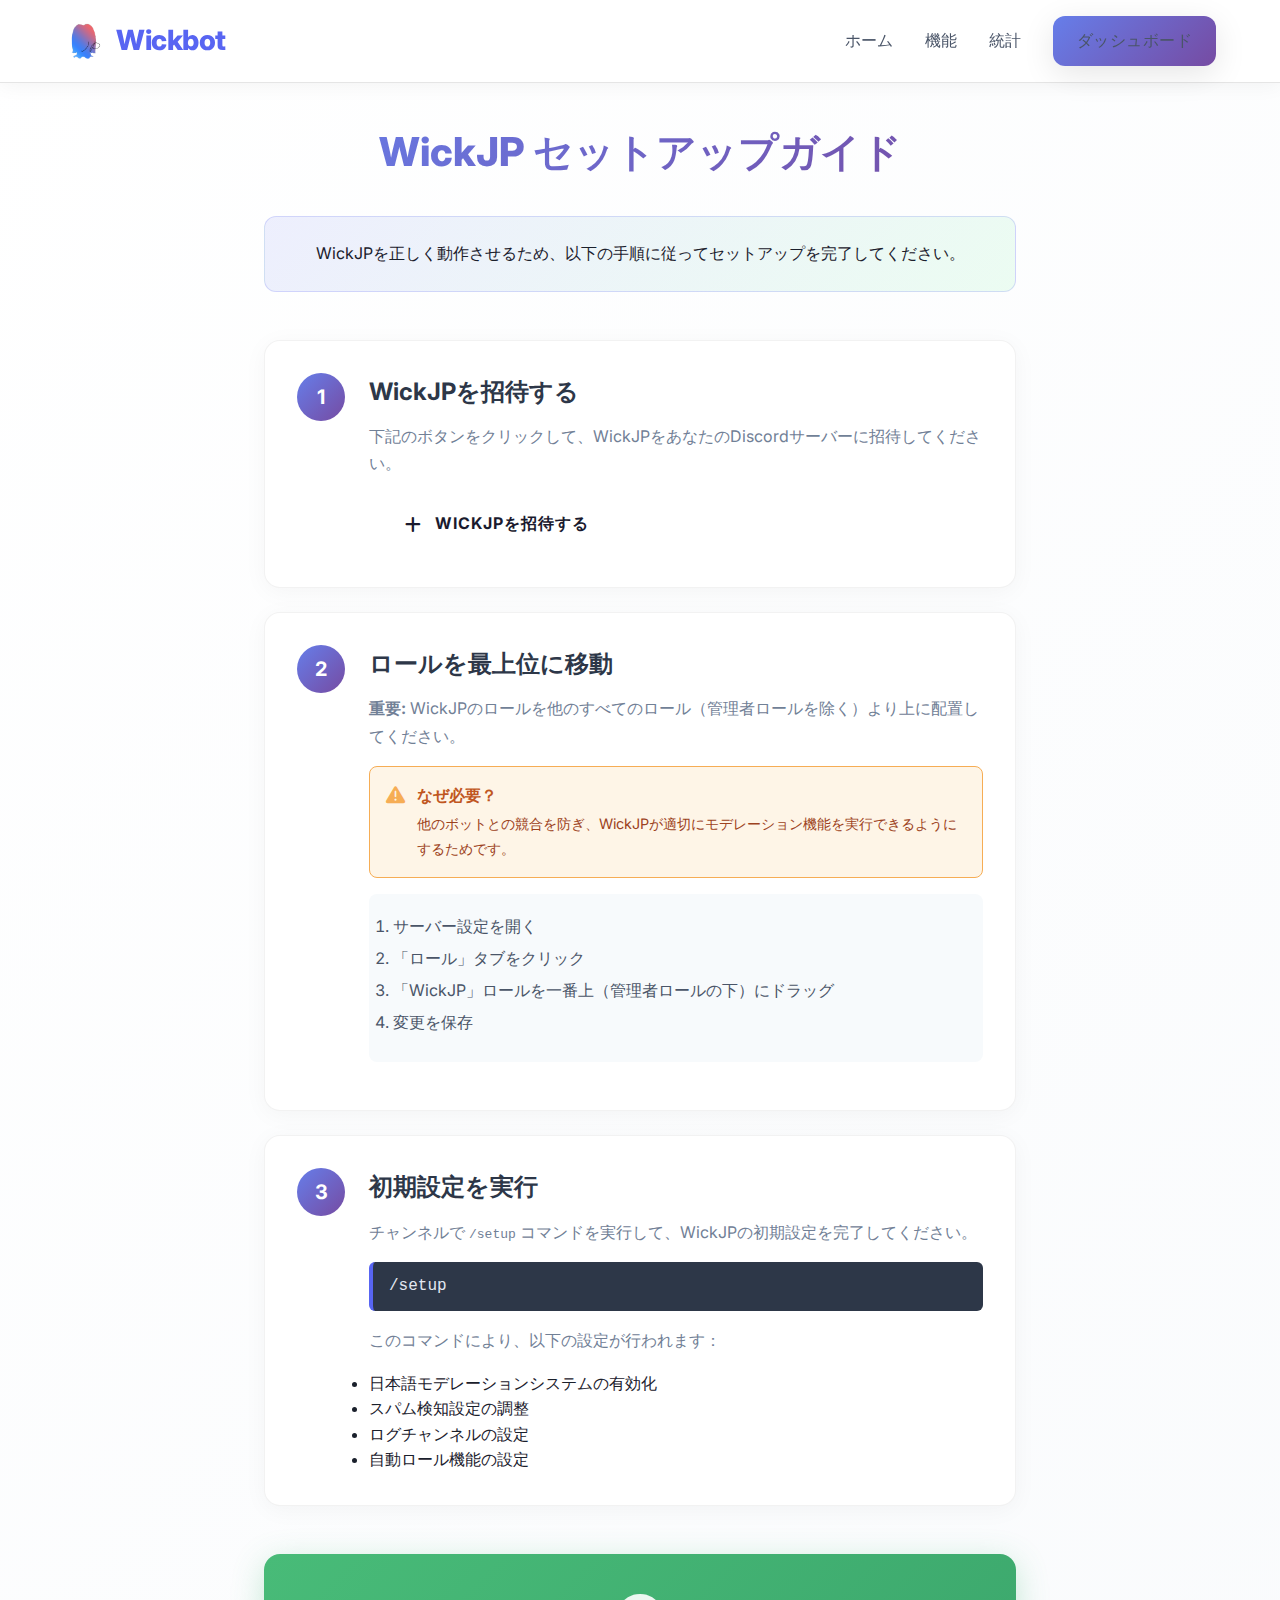
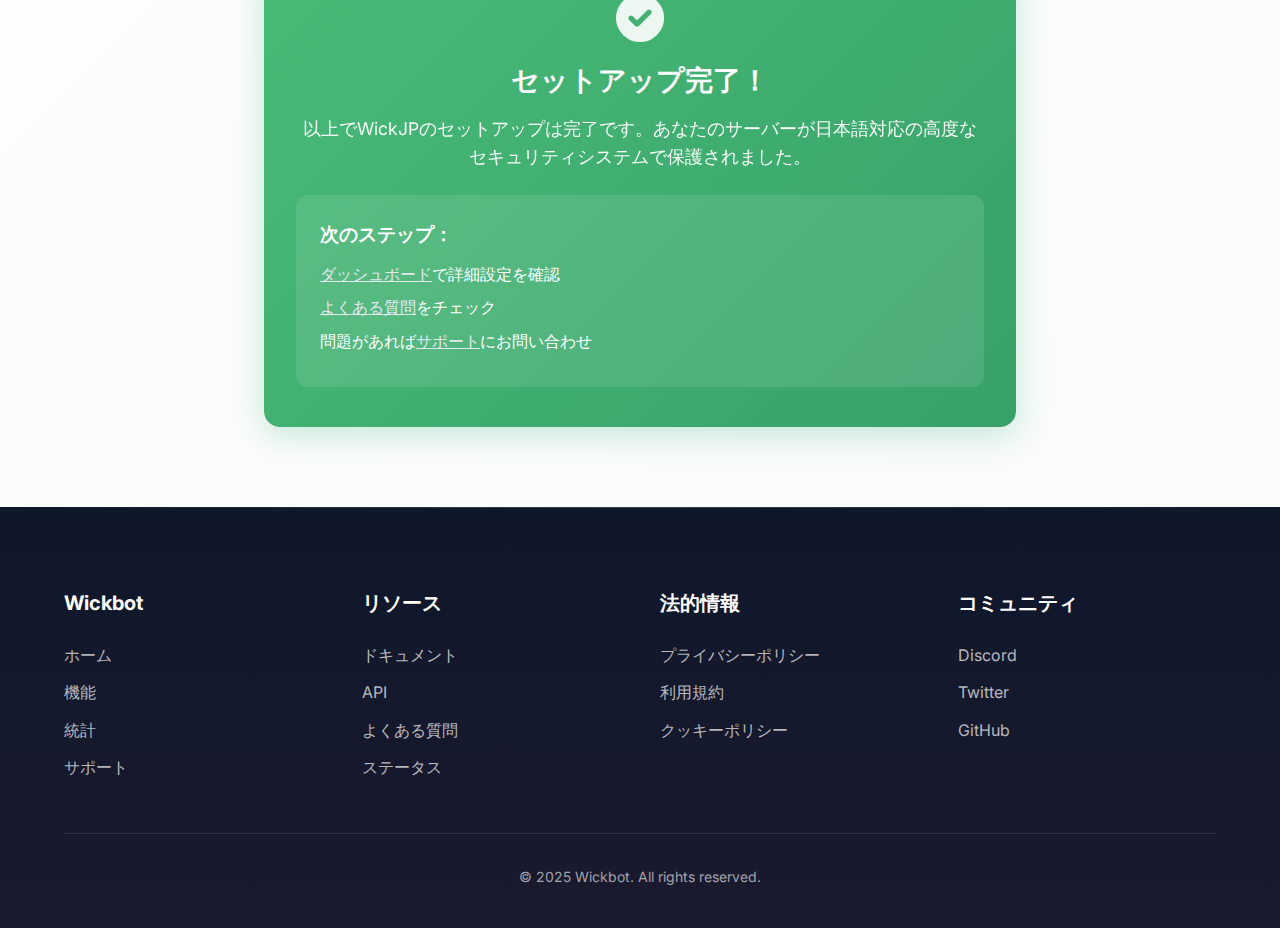
<file: setup.html>
<!DOCTYPE html>
<html lang="ja">
<head>
    <meta charset="UTF-8">
    <meta name="viewport" content="width=device-width, initial-scale=1.0">
    <title>セットアップガイド - WickJP</title>
    <link rel="preconnect" href="https://fonts.googleapis.com">
    <link rel="preconnect" href="https://fonts.gstatic.com" crossorigin>
    <link href="https://fonts.googleapis.com/css2?family=Inter:wght@400;500;600;700;800;900&display=swap" rel="stylesheet">
    <link rel="stylesheet" href="https://cdnjs.cloudflare.com/ajax/libs/font-awesome/6.0.0/css/all.min.css">
    <link rel="stylesheet" href="styles.css">
</head>
<body class="legal-page">
    <header>
        <div class="container">
            <nav class="navbar">
                <a href="index.html" class="logo">
                    <img src="logo.png" alt="Wickbot Logo"> Wickbot
                </a>
                <ul class="nav-links">
                    <li><a href="index.html">ホーム</a></li>
                    <li><a href="index.html#features">機能</a></li>
                    <li><a href="index.html#stats">統計</a></li>
                    <li><a href="dashboard.html" class="btn">ダッシュボード</a></li>
                </ul>
            </nav>
        </div>
    </header>

    <div class="legal-content">
        <h1 class="legal-title">WickJP セットアップガイド</h1>
        
        <div class="setup-intro">
            <p>WickJPを正しく動作させるため、以下の手順に従ってセットアップを完了してください。</p>
        </div>

        <div class="setup-steps">
            <div class="step-card">
                <div class="step-number">1</div>
                <div class="step-content">
                    <h3>WickJPを招待する</h3>
                    <p>下記のボタンをクリックして、WickJPをあなたのDiscordサーバーに招待してください。</p>
                    <a href="https://discord.com/api/oauth2/authorize?client_id=YOUR_BOT_ID&permissions=8&scope=bot%20applications.commands" class="btn btn-invite" target="_blank">
                        <i class="fas fa-plus"></i> WickJPを招待する
                    </a>
                </div>
            </div>

            <div class="step-card">
                <div class="step-number">2</div>
                <div class="step-content">
                    <h3>ロールを最上位に移動</h3>
                    <p><strong>重要:</strong> WickJPのロールを他のすべてのロール（管理者ロールを除く）より上に配置してください。</p>
                    <div class="warning-box">
                        <i class="fas fa-exclamation-triangle"></i>
                        <div>
                            <strong>なぜ必要？</strong>
                            <p>他のボットとの競合を防ぎ、WickJPが適切にモデレーション機能を実行できるようにするためです。</p>
                        </div>
                    </div>
                    <div class="instruction-steps">
                        <ol>
                            <li>サーバー設定を開く</li>
                            <li>「ロール」タブをクリック</li>
                            <li>「WickJP」ロールを一番上（管理者ロールの下）にドラッグ</li>
                            <li>変更を保存</li>
                        </ol>
                    </div>
                </div>
            </div>

            <div class="step-card">
                <div class="step-number">3</div>
                <div class="step-content">
                    <h3>初期設定を実行</h3>
                    <p>チャンネルで <code>/setup</code> コマンドを実行して、WickJPの初期設定を完了してください。</p>
                    <div class="command-box">
                        <code>/setup</code>
                    </div>
                    <p>このコマンドにより、以下の設定が行われます：</p>
                    <ul>
                        <li>日本語モデレーションシステムの有効化</li>
                        <li>スパム検知設定の調整</li>
                        <li>ログチャンネルの設定</li>
                        <li>自動ロール機能の設定</li>
                    </ul>
                </div>
            </div>
        </div>

        <div class="completion-section">
            <div class="completion-card">
                <i class="fas fa-check-circle"></i>
                <h3>セットアップ完了！</h3>
                <p>以上でWickJPのセットアップは完了です。あなたのサーバーが日本語対応の高度なセキュリティシステムで保護されました。</p>
                <div class="next-steps">
                    <h4>次のステップ：</h4>
                    <ul>
                        <li><a href="dashboard.html">ダッシュボード</a>で詳細設定を確認</li>
                        <li><a href="faq.html">よくある質問</a>をチェック</li>
                        <li>問題があれば<a href="#">サポート</a>にお問い合わせ</li>
                    </ul>
                </div>
            </div>
        </div>
    </div>

    <footer>
        <div class="container">
            <div class="footer-content">
                <div class="footer-column">
                    <h3>Wickbot</h3>
                    <ul class="footer-links">
                        <li><a href="index.html">ホーム</a></li>
                        <li><a href="index.html#features">機能</a></li>
                        <li><a href="index.html#stats">統計</a></li>
                        <li><a href="faq.html">サポート</a></li>
                    </ul>
                </div>
                <div class="footer-column">
                    <h3>リソース</h3>
                    <ul class="footer-links">
                        <li><a href="#">ドキュメント</a></li>
                        <li><a href="#">API</a></li>
                        <li><a href="faq.html">よくある質問</a></li>
                        <li><a href="status.html">ステータス</a></li>
                    </ul>
                </div>
                <div class="footer-column">
                    <h3>法的情報</h3>
                    <ul class="footer-links">
                        <li><a href="privacy.html">プライバシーポリシー</a></li>
                        <li><a href="terms.html">利用規約</a></li>
                        <li><a href="cookies.html">クッキーポリシー</a></li>
                    </ul>
                </div>
                <div class="footer-column">
                    <h3>コミュニティ</h3>
                    <ul class="footer-links">
                        <li><a href="#">Discord</a></li>
                        <li><a href="#">Twitter</a></li>
                        <li><a href="#">GitHub</a></li>
                    </ul>
                </div>
            </div>
            <div class="copyright">
                <p>&copy; 2025 Wickbot. All rights reserved.</p>
            </div>
        </div>
    </footer>
</body>
</html>
</file>
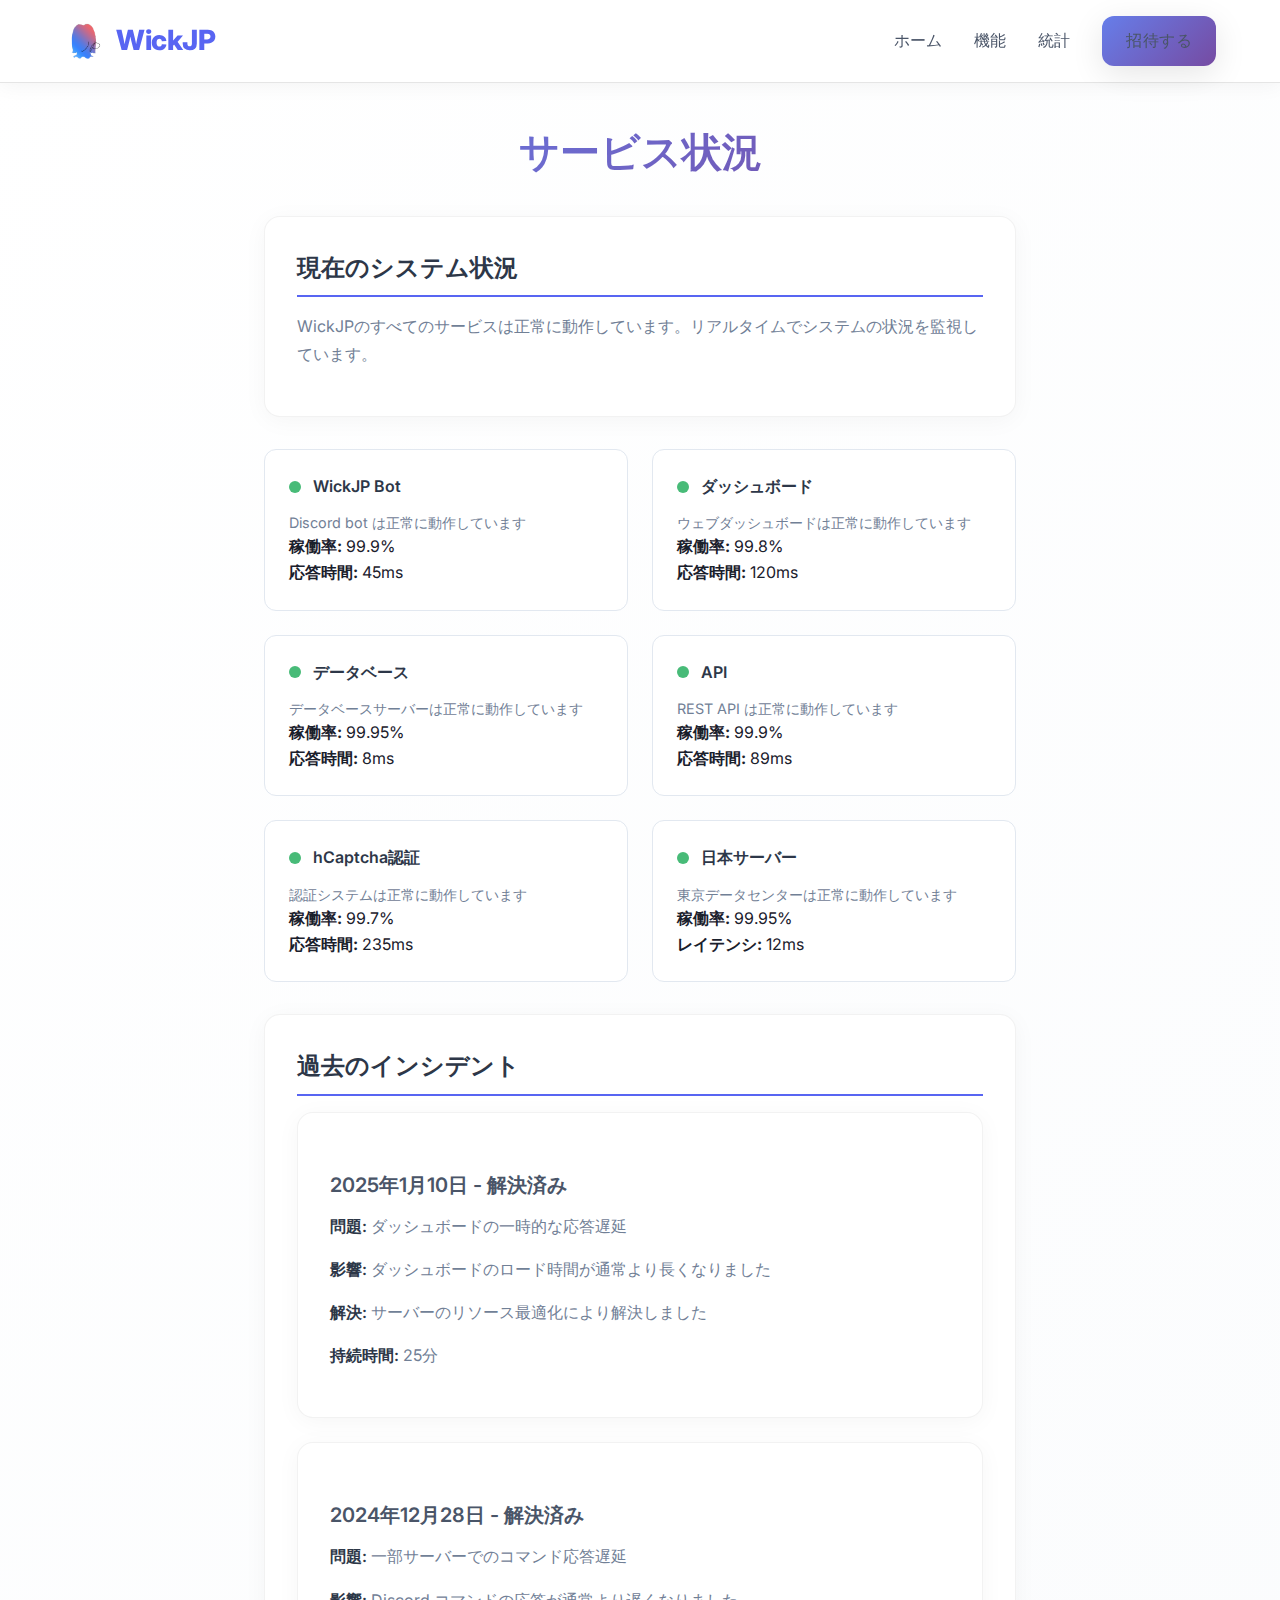
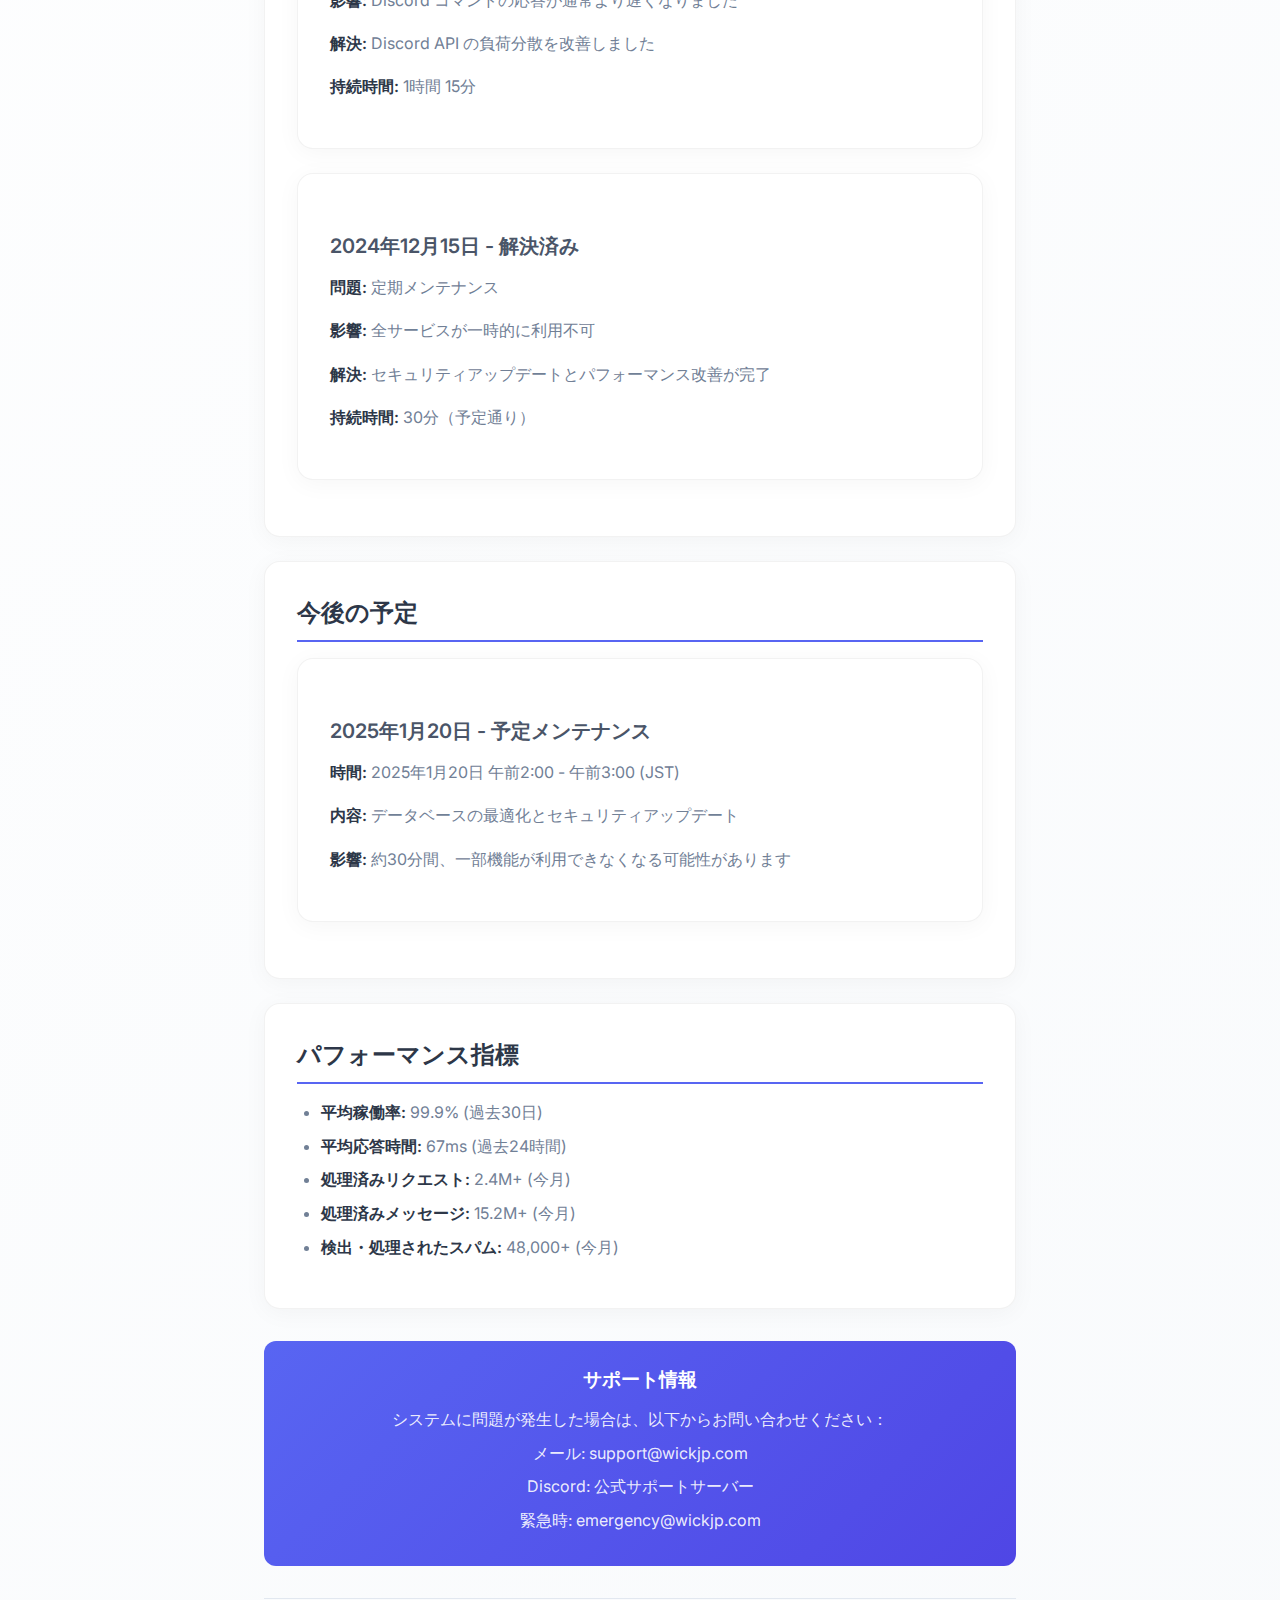
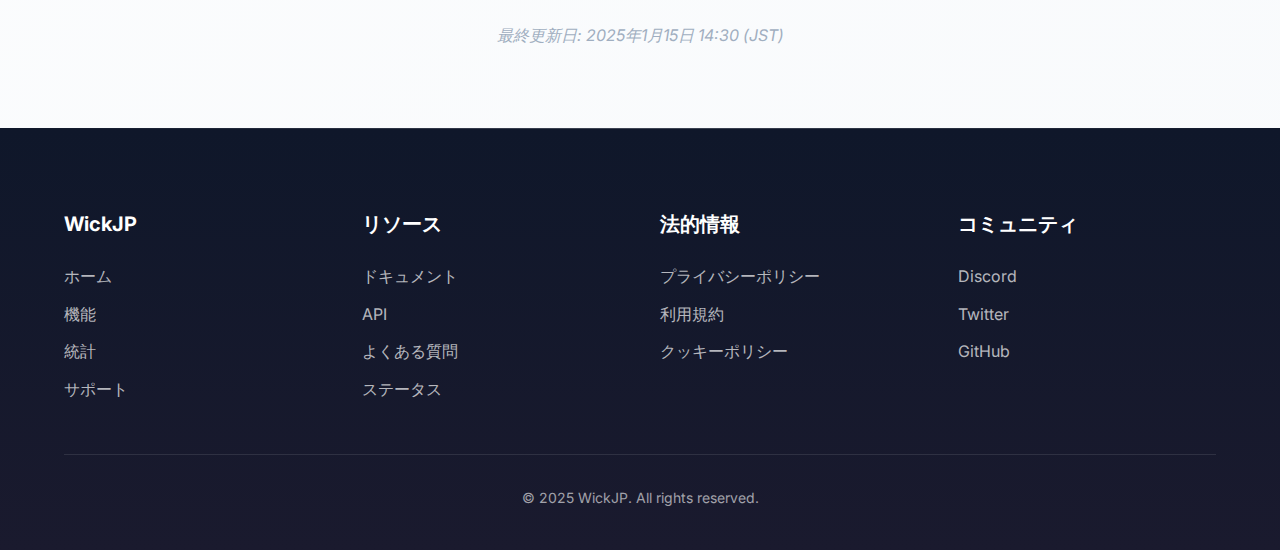
<file: status.html>
<!DOCTYPE html>
<html lang="ja">
<head>
    <meta charset="UTF-8">
    <meta name="viewport" content="width=device-width, initial-scale=1.0">
    <title>サービス状況 - WickJP</title>
    <link rel="preconnect" href="https://fonts.googleapis.com">
    <link rel="preconnect" href="https://fonts.gstatic.com" crossorigin>
    <link href="https://fonts.googleapis.com/css2?family=Inter:wght@400;500;600;700;800;900&display=swap" rel="stylesheet">
    <link rel="stylesheet" href="https://cdnjs.cloudflare.com/ajax/libs/font-awesome/6.0.0/css/all.min.css">
    <link rel="stylesheet" href="styles.css">
</head>
<body class="legal-page">
    <header>
        <div class="container">
            <nav class="navbar">
                <a href="index.html" class="logo">
                    <img src="logo.png" alt="Wickbot Logo"> WickJP
                </a>
                <ul class="nav-links">
                    <li><a href="index.html">ホーム</a></li>
                    <li><a href="index.html#features">機能</a></li>
                    <li><a href="index.html#stats">統計</a></li>
                    <li><a href="#" class="btn">招待する</a></li>
                </ul>
            </nav>
        </div>
    </header>

    <div class="legal-content">
        <h1 class="legal-title">サービス状況</h1>
        
        <div class="legal-section">
            <h2>現在のシステム状況</h2>
            <p>WickJPのすべてのサービスは正常に動作しています。リアルタイムでシステムの状況を監視しています。</p>
        </div>

        <div class="status-grid">
            <div class="status-card">
                <div class="status-indicator">
                    <div class="status-dot status-operational"></div>
                    <span class="status-title">WickJP Bot</span>
                </div>
                <p class="status-description">Discord bot は正常に動作しています</p>
                <p><strong>稼働率:</strong> 99.9%</p>
                <p><strong>応答時間:</strong> 45ms</p>
            </div>

            <div class="status-card">
                <div class="status-indicator">
                    <div class="status-dot status-operational"></div>
                    <span class="status-title">ダッシュボード</span>
                </div>
                <p class="status-description">ウェブダッシュボードは正常に動作しています</p>
                <p><strong>稼働率:</strong> 99.8%</p>
                <p><strong>応答時間:</strong> 120ms</p>
            </div>

            <div class="status-card">
                <div class="status-indicator">
                    <div class="status-dot status-operational"></div>
                    <span class="status-title">データベース</span>
                </div>
                <p class="status-description">データベースサーバーは正常に動作しています</p>
                <p><strong>稼働率:</strong> 99.95%</p>
                <p><strong>応答時間:</strong> 8ms</p>
            </div>

            <div class="status-card">
                <div class="status-indicator">
                    <div class="status-dot status-operational"></div>
                    <span class="status-title">API</span>
                </div>
                <p class="status-description">REST API は正常に動作しています</p>
                <p><strong>稼働率:</strong> 99.9%</p>
                <p><strong>応答時間:</strong> 89ms</p>
            </div>

            <div class="status-card">
                <div class="status-indicator">
                    <div class="status-dot status-operational"></div>
                    <span class="status-title">hCaptcha認証</span>
                </div>
                <p class="status-description">認証システムは正常に動作しています</p>
                <p><strong>稼働率:</strong> 99.7%</p>
                <p><strong>応答時間:</strong> 235ms</p>
            </div>

            <div class="status-card">
                <div class="status-indicator">
                    <div class="status-dot status-operational"></div>
                    <span class="status-title">日本サーバー</span>
                </div>
                <p class="status-description">東京データセンターは正常に動作しています</p>
                <p><strong>稼働率:</strong> 99.95%</p>
                <p><strong>レイテンシ:</strong> 12ms</p>
            </div>
        </div>

        <div class="legal-section">
            <h2>過去のインシデント</h2>
            
            <div class="legal-section">
                <h3>2025年1月10日 - 解決済み</h3>
                <p><strong>問題:</strong> ダッシュボードの一時的な応答遅延</p>
                <p><strong>影響:</strong> ダッシュボードのロード時間が通常より長くなりました</p>
                <p><strong>解決:</strong> サーバーのリソース最適化により解決しました</p>
                <p><strong>持続時間:</strong> 25分</p>
            </div>

            <div class="legal-section">
                <h3>2024年12月28日 - 解決済み</h3>
                <p><strong>問題:</strong> 一部サーバーでのコマンド応答遅延</p>
                <p><strong>影響:</strong> Discord コマンドの応答が通常より遅くなりました</p>
                <p><strong>解決:</strong> Discord API の負荷分散を改善しました</p>
                <p><strong>持続時間:</strong> 1時間 15分</p>
            </div>

            <div class="legal-section">
                <h3>2024年12月15日 - 解決済み</h3>
                <p><strong>問題:</strong> 定期メンテナンス</p>
                <p><strong>影響:</strong> 全サービスが一時的に利用不可</p>
                <p><strong>解決:</strong> セキュリティアップデートとパフォーマンス改善が完了</p>
                <p><strong>持続時間:</strong> 30分（予定通り）</p>
            </div>
        </div>

        <div class="legal-section">
            <h2>今後の予定</h2>
            
            <div class="legal-section">
                <h3>2025年1月20日 - 予定メンテナンス</h3>
                <p><strong>時間:</strong> 2025年1月20日 午前2:00 - 午前3:00 (JST)</p>
                <p><strong>内容:</strong> データベースの最適化とセキュリティアップデート</p>
                <p><strong>影響:</strong> 約30分間、一部機能が利用できなくなる可能性があります</p>
            </div>
        </div>

        <div class="legal-section">
            <h2>パフォーマンス指標</h2>
            <ul>
                <li><strong>平均稼働率:</strong> 99.9% (過去30日)</li>
                <li><strong>平均応答時間:</strong> 67ms (過去24時間)</li>
                <li><strong>処理済みリクエスト:</strong> 2.4M+ (今月)</li>
                <li><strong>処理済みメッセージ:</strong> 15.2M+ (今月)</li>
                <li><strong>検出・処理されたスパム:</strong> 48,000+ (今月)</li>
            </ul>
        </div>

        <div class="contact-info">
            <h3>サポート情報</h3>
            <p>システムに問題が発生した場合は、以下からお問い合わせください：</p>
            <p>メール: support@wickjp.com</p>
            <p>Discord: 公式サポートサーバー</p>
            <p>緊急時: emergency@wickjp.com</p>
        </div>

        <div class="last-updated">
            最終更新日: 2025年1月15日 14:30 (JST)
        </div>
    </div>

    <footer>
        <div class="container">
            <div class="footer-content">
                <div class="footer-column">
                    <h3>WickJP</h3>
                    <ul class="footer-links">
                        <li><a href="index.html">ホーム</a></li>
                        <li><a href="index.html#features">機能</a></li>
                        <li><a href="index.html#stats">統計</a></li>
                        <li><a href="faq.html">サポート</a></li>
                    </ul>
                </div>
                <div class="footer-column">
                    <h3>リソース</h3>
                    <ul class="footer-links">
                        <li><a href="#">ドキュメント</a></li>
                        <li><a href="#">API</a></li>
                        <li><a href="faq.html">よくある質問</a></li>
                        <li><a href="status.html">ステータス</a></li>
                    </ul>
                </div>
                <div class="footer-column">
                    <h3>法的情報</h3>
                    <ul class="footer-links">
                        <li><a href="privacy.html">プライバシーポリシー</a></li>
                        <li><a href="terms.html">利用規約</a></li>
                        <li><a href="cookies.html">クッキーポリシー</a></li>
                    </ul>
                </div>
                <div class="footer-column">
                    <h3>コミュニティ</h3>
                    <ul class="footer-links">
                        <li><a href="#">Discord</a></li>
                        <li><a href="#">Twitter</a></li>
                        <li><a href="#">GitHub</a></li>
                    </ul>
                </div>
            </div>
            <div class="copyright">
                <p>&copy; 2025 WickJP. All rights reserved.</p>
            </div>
        </div>
    </footer>

    <script>
        // Auto-refresh status every 30 seconds
        setInterval(function() {
            // In a real implementation, this would fetch status from an API
            const timestamp = new Date().toLocaleString('ja-JP', {
                timeZone: 'Asia/Tokyo',
                year: 'numeric',
                month: 'long',
                day: 'numeric',
                hour: '2-digit',
                minute: '2-digit'
            });
            
            const lastUpdated = document.querySelector('.last-updated');
            lastUpdated.textContent = `最終更新日: ${timestamp} (JST)`;
        }, 30000);
    </script>
</body>
</html>
</file>
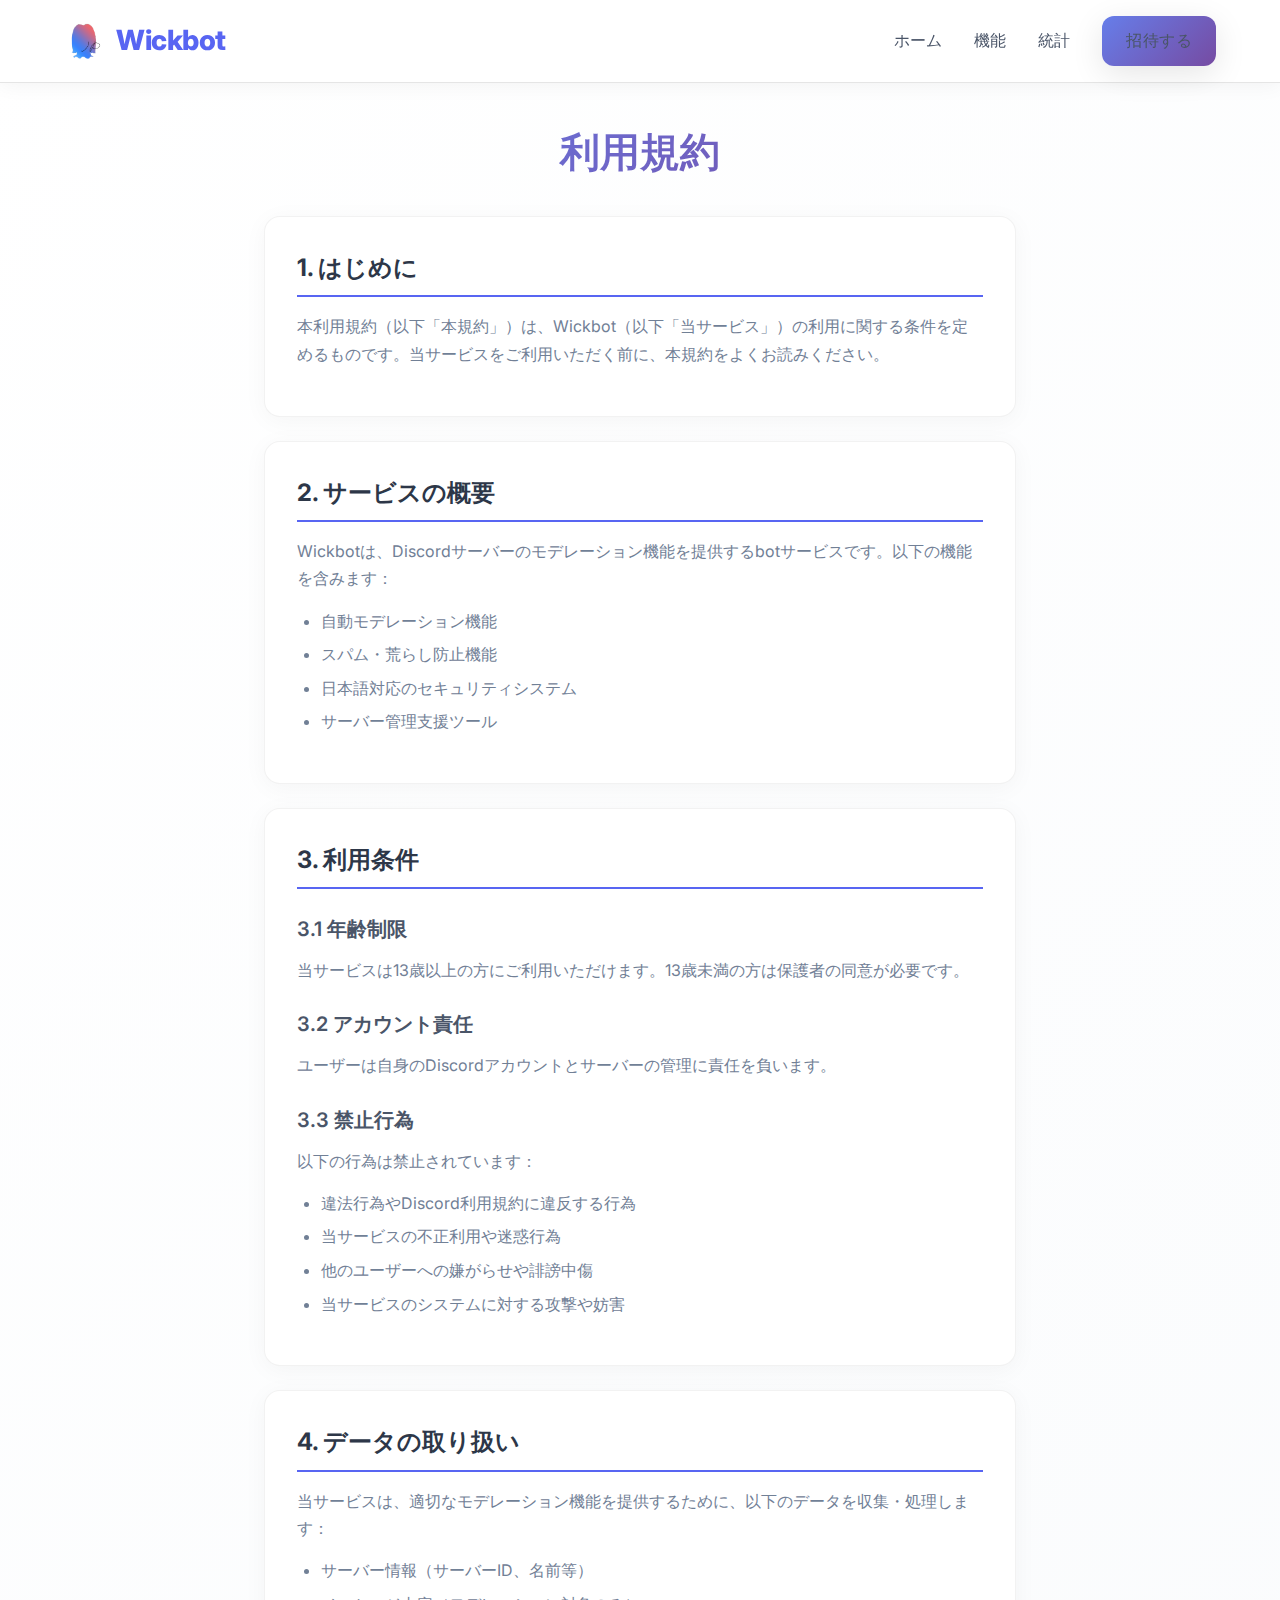
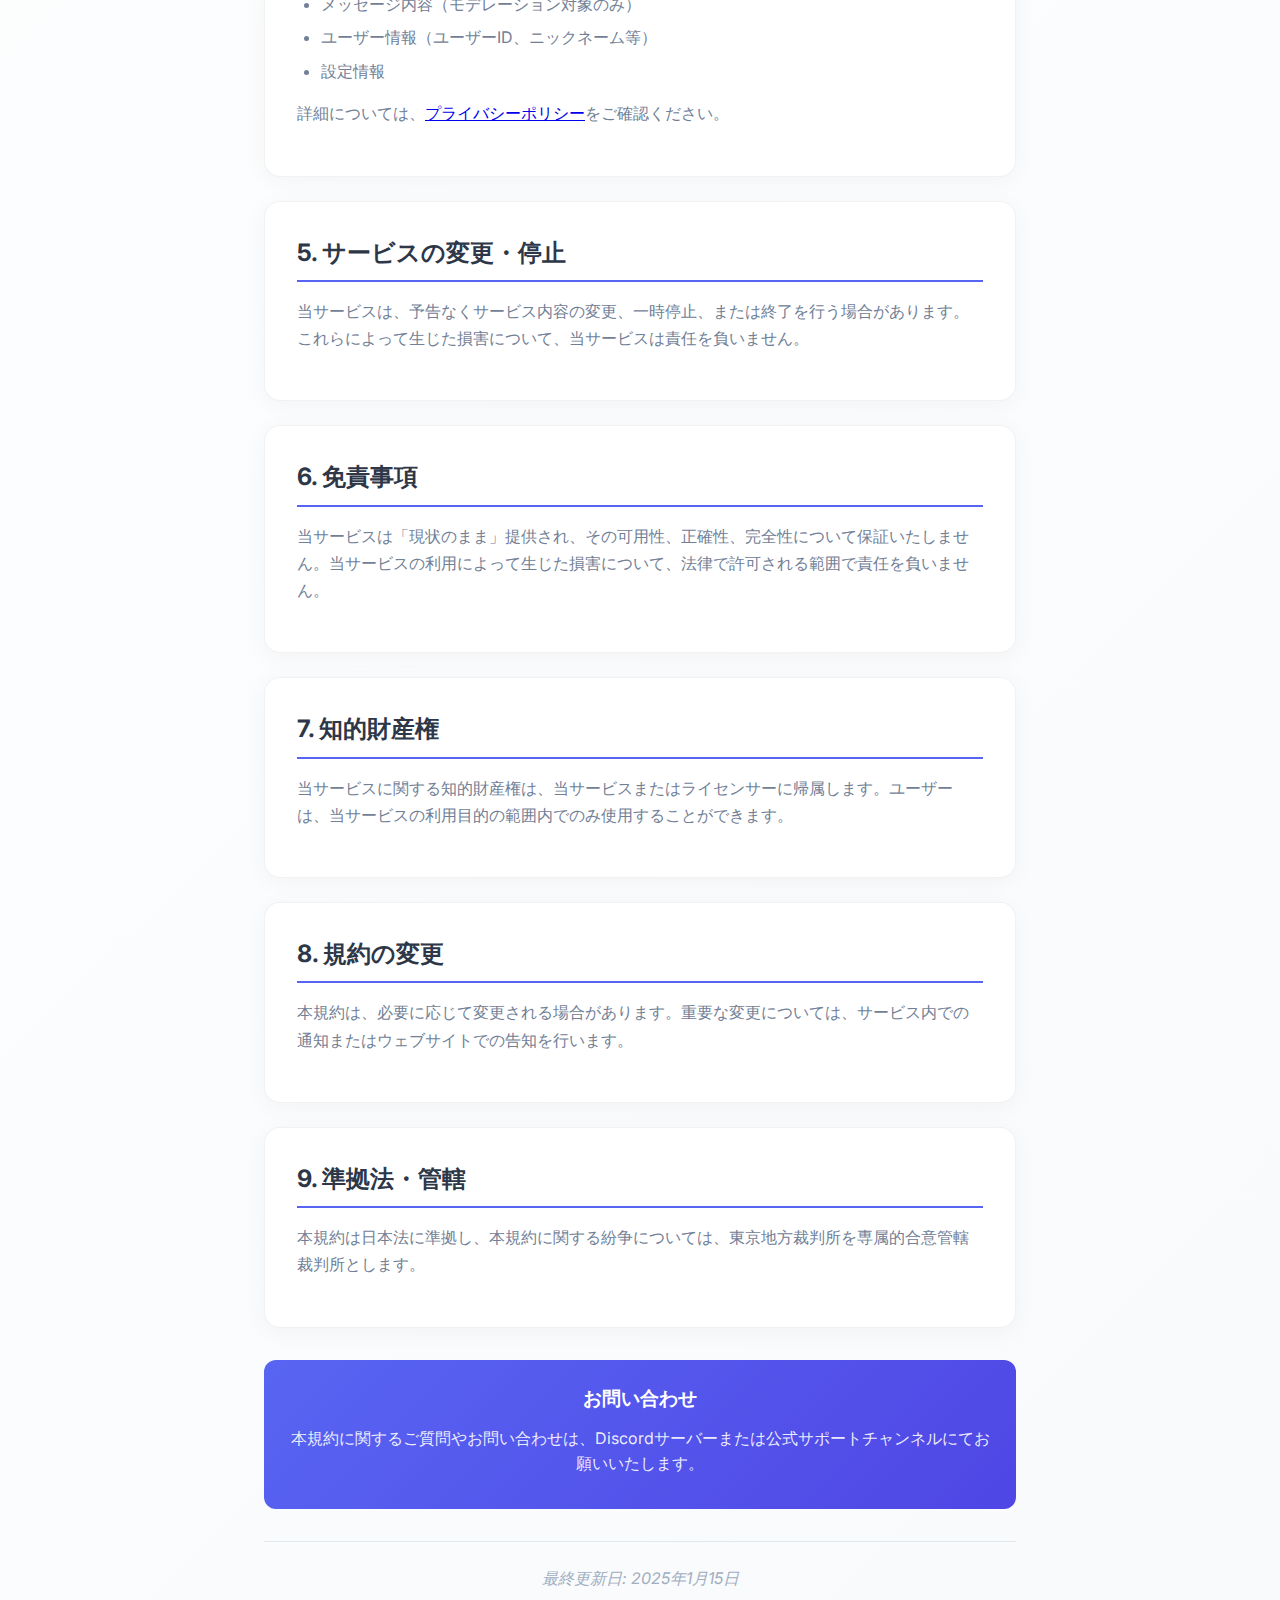
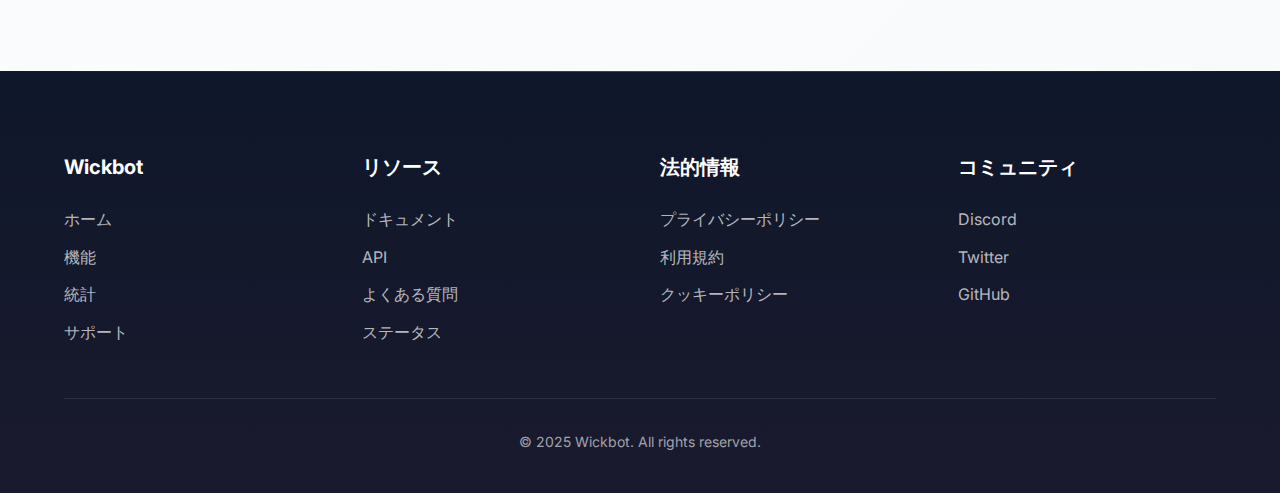
<file: terms.html>
<!DOCTYPE html>
<html lang="ja">
<head>
    <meta charset="UTF-8">
    <meta name="viewport" content="width=device-width, initial-scale=1.0">
    <title>利用規約 - Wickbot</title>
    <link rel="preconnect" href="https://fonts.googleapis.com">
    <link rel="preconnect" href="https://fonts.gstatic.com" crossorigin>
    <link href="https://fonts.googleapis.com/css2?family=Inter:wght@400;500;600;700;800;900&display=swap" rel="stylesheet">
    <link rel="stylesheet" href="https://cdnjs.cloudflare.com/ajax/libs/font-awesome/6.0.0/css/all.min.css">
    <link rel="stylesheet" href="styles.css">
</head>
<body class="legal-page">
    <header>
        <div class="container">
            <nav class="navbar">
                <a href="index.html" class="logo">
                    <img src="logo.png" alt="Wickbot Logo"> Wickbot
                </a>
                <ul class="nav-links">
                    <li><a href="index.html">ホーム</a></li>
                    <li><a href="index.html#features">機能</a></li>
                    <li><a href="index.html#stats">統計</a></li>
                    <li><a href="#" class="btn">招待する</a></li>
                </ul>
            </nav>
        </div>
    </header>

    <section class="legal-page">
        <div class="container">
    <div class="legal-content">
        <h1 class="legal-title">利用規約</h1>
        
        <div class="legal-section">
            <h2>1. はじめに</h2>
            <p>本利用規約（以下「本規約」）は、Wickbot（以下「当サービス」）の利用に関する条件を定めるものです。当サービスをご利用いただく前に、本規約をよくお読みください。</p>
        </div>

        <div class="legal-section">
            <h2>2. サービスの概要</h2>
            <p>Wickbotは、Discordサーバーのモデレーション機能を提供するbotサービスです。以下の機能を含みます：</p>
            <ul>
                <li>自動モデレーション機能</li>
                <li>スパム・荒らし防止機能</li>
                <li>日本語対応のセキュリティシステム</li>
                <li>サーバー管理支援ツール</li>
            </ul>
        </div>

        <div class="legal-section">
            <h2>3. 利用条件</h2>
            <h3>3.1 年齢制限</h3>
            <p>当サービスは13歳以上の方にご利用いただけます。13歳未満の方は保護者の同意が必要です。</p>
            
            <h3>3.2 アカウント責任</h3>
            <p>ユーザーは自身のDiscordアカウントとサーバーの管理に責任を負います。</p>
            
            <h3>3.3 禁止行為</h3>
            <p>以下の行為は禁止されています：</p>
            <ul>
                <li>違法行為やDiscord利用規約に違反する行為</li>
                <li>当サービスの不正利用や迷惑行為</li>
                <li>他のユーザーへの嫌がらせや誹謗中傷</li>
                <li>当サービスのシステムに対する攻撃や妨害</li>
            </ul>
        </div>

        <div class="legal-section">
            <h2>4. データの取り扱い</h2>
            <p>当サービスは、適切なモデレーション機能を提供するために、以下のデータを収集・処理します：</p>
            <ul>
                <li>サーバー情報（サーバーID、名前等）</li>
                <li>メッセージ内容（モデレーション対象のみ）</li>
                <li>ユーザー情報（ユーザーID、ニックネーム等）</li>
                <li>設定情報</li>
            </ul>
            <p>詳細については、<a href="privacy.html">プライバシーポリシー</a>をご確認ください。</p>
        </div>

        <div class="legal-section">
            <h2>5. サービスの変更・停止</h2>
            <p>当サービスは、予告なくサービス内容の変更、一時停止、または終了を行う場合があります。これらによって生じた損害について、当サービスは責任を負いません。</p>
        </div>

        <div class="legal-section">
            <h2>6. 免責事項</h2>
            <p>当サービスは「現状のまま」提供され、その可用性、正確性、完全性について保証いたしません。当サービスの利用によって生じた損害について、法律で許可される範囲で責任を負いません。</p>
        </div>

        <div class="legal-section">
            <h2>7. 知的財産権</h2>
            <p>当サービスに関する知的財産権は、当サービスまたはライセンサーに帰属します。ユーザーは、当サービスの利用目的の範囲内でのみ使用することができます。</p>
        </div>

        <div class="legal-section">
            <h2>8. 規約の変更</h2>
            <p>本規約は、必要に応じて変更される場合があります。重要な変更については、サービス内での通知またはウェブサイトでの告知を行います。</p>
        </div>

        <div class="legal-section">
            <h2>9. 準拠法・管轄</h2>
            <p>本規約は日本法に準拠し、本規約に関する紛争については、東京地方裁判所を専属的合意管轄裁判所とします。</p>
        </div>

        <div class="contact-info">
            <h3>お問い合わせ</h3>
            <p>本規約に関するご質問やお問い合わせは、Discordサーバーまたは公式サポートチャンネルにてお願いいたします。</p>
        </div>

        <div class="last-updated">
            最終更新日: 2025年1月15日
        </div>
    </div>
        </div>
    </section>

    <footer>
        <div class="container">
            <div class="footer-content">
                <div class="footer-column">
                    <h3>Wickbot</h3>
                    <ul class="footer-links">
                        <li><a href="index.html">ホーム</a></li>
                        <li><a href="index.html#features">機能</a></li>
                        <li><a href="index.html#stats">統計</a></li>
                        <li><a href="faq.html">サポート</a></li>
                    </ul>
                </div>
                <div class="footer-column">
                    <h3>リソース</h3>
                    <ul class="footer-links">
                        <li><a href="#">ドキュメント</a></li>
                        <li><a href="#">API</a></li>
                        <li><a href="faq.html">よくある質問</a></li>
                        <li><a href="status.html">ステータス</a></li>
                    </ul>
                </div>
                <div class="footer-column">
                    <h3>法的情報</h3>
                    <ul class="footer-links">
                        <li><a href="privacy.html">プライバシーポリシー</a></li>
                        <li><a href="terms.html">利用規約</a></li>
                        <li><a href="cookies.html">クッキーポリシー</a></li>
                    </ul>
                </div>
                <div class="footer-column">
                    <h3>コミュニティ</h3>
                    <ul class="footer-links">
                        <li><a href="#">Discord</a></li>
                        <li><a href="#">Twitter</a></li>
                        <li><a href="#">GitHub</a></li>
                    </ul>
                </div>
            </div>
            <div class="copyright">
                <p>&copy; 2025 Wickbot. All rights reserved.</p>
            </div>
        </div>
    </footer>
</body>
</html>
</file>
<file: styles.css>
:root {
    --primary-color: #5865F2;
    --secondary-color: #57F287;
    --dark-color: #2C2F33;
    --light-color: #FFFFFF;
    --text-color: #23272A;
    --gradient-primary: linear-gradient(135deg, #667eea 0%, #764ba2 100%);
    --gradient-secondary: linear-gradient(135deg, #f093fb 0%, #f5576c 100%);
    --shadow-light: 0 8px 32px rgba(0, 0, 0, 0.1);
    --shadow-medium: 0 12px 48px rgba(0, 0, 0, 0.15);
}

* {
    margin: 0;
    padding: 0;
    box-sizing: border-box;
}

body {
    font-family: 'Inter', -apple-system, BlinkMacSystemFont, 'Segoe UI', Roboto, sans-serif;
    color: var(--text-color);
    line-height: 1.6;
    background-color: #0a0e1a;
    overflow-x: hidden;
}

header {
    background: rgba(10, 14, 26, 0.95);
    backdrop-filter: blur(20px);
    border-bottom: 1px solid rgba(255, 255, 255, 0.1);
    position: fixed;
    top: 0;
    width: 100%;
    z-index: 1000;
    transition: all 0.3s ease;
}

.container {
    max-width: 1200px;
    margin: 0 auto;
    padding: 0 24px;
}

.navbar {
    display: flex;
    justify-content: space-between;
    align-items: center;
    padding: 16px 0;
}

.logo {
    font-size: 28px;
    font-weight: 800;
    color: var(--light-color);
    text-decoration: none;
    display: flex;
    align-items: center;
    letter-spacing: -0.5px;
}

.logo img {
    height: 40px;
    margin-right: 12px;
    border-radius: 8px;
}

.nav-links {
    display: flex;
    list-style: none;
    align-items: center;
}

.nav-links li {
    margin-left: 32px;
}

.nav-links a {
    color: rgba(255, 255, 255, 0.8);
    text-decoration: none;
    font-weight: 500;
    font-size: 16px;
    transition: all 0.3s ease;
    position: relative;
}

.nav-links a:hover {
    color: var(--light-color);
}

.nav-links a::after {
    content: '';
    position: absolute;
    width: 0;
    height: 2px;
    bottom: -4px;
    left: 0;
    background: var(--gradient-primary);
    transition: width 0.3s ease;
}

.nav-links a:hover::after {
    width: 100%;
}

.btn {
    padding: 12px 24px;
    background: var(--gradient-primary);
    color: var(--light-color);
    border: none;
    border-radius: 12px;
    font-weight: 600;
    font-size: 14px;
    cursor: pointer;
    text-decoration: none;
    transition: all 0.3s ease;
    display: inline-flex;
    align-items: center;
    justify-content: center;
    box-shadow: var(--shadow-light);
    text-transform: uppercase;
    letter-spacing: 0.5px;
}

.btn:hover {
    transform: translateY(-2px);
    box-shadow: var(--shadow-medium);
}

/* ヒーローセクション - より美しいグラデーションとレイアウト */
.hero {
    min-height: 100vh;
    background: linear-gradient(135deg, #667eea 0%, #764ba2 50%, #f093fb 80%, #f5576c 100%);
    color: var(--light-color);
    position: relative;
    overflow: hidden;
    display: flex;
    align-items: center;
}

.hero::before {
    content: '';
    position: absolute;
    top: 0;
    left: 0;
    right: 0;
    bottom: 0;
    background: radial-gradient(circle at 20% 80%, rgba(120, 119, 198, 0.3) 0%, transparent 50%),
                radial-gradient(circle at 80% 20%, rgba(255, 119, 198, 0.3) 0%, transparent 50%);
    opacity: 0.4;
}

.hero-container {
    display: flex;
    align-items: center;
    justify-content: space-between;
    gap: 60px;
    position: relative;
    z-index: 1;
    width: 100%;
}

.hero-content {
    flex: 1;
    max-width: 600px;
}

.hero h1 {
    font-size: clamp(48px, 6vw, 72px);
    font-weight: 900;
    line-height: 1.1;
    margin-bottom: 24px;
    letter-spacing: -2px;
    text-shadow: 0 4px 24px rgba(0, 0, 0, 0.2);
}

.hero-description {
    font-size: 18px;
    line-height: 1.6;
    margin-bottom: 32px;
    color: rgba(255, 255, 255, 0.9);
    font-weight: 400;
}

.hero-buttons {
    display: flex;
    gap: 20px;
    margin-bottom: 32px;
}

.campaign-notice {
    display: flex;
    align-items: center;
    background: rgba(255, 255, 255, 0.1);
    backdrop-filter: blur(20px);
    border: 1px solid rgba(255, 255, 255, 0.2);
    border-radius: 12px;
    padding: 16px 24px;
    margin-top: 24px;
    transition: all 0.3s ease;
    animation: pulse 2s infinite;
}

.campaign-notice:hover {
    background: rgba(255, 255, 255, 0.15);
    transform: translateY(-2px);
}

.campaign-notice i {
    margin-right: 12px;
    color: #ffd700;
    font-size: 20px;
}

.campaign-notice span {
    color: var(--light-color);
    font-weight: 600;
    font-size: 16px;
}

@keyframes pulse {
    0%, 100% {
        box-shadow: 0 0 0 0 rgba(255, 215, 0, 0.4);
    }
    50% {
        box-shadow: 0 0 0 10px rgba(255, 215, 0, 0);
    }
}

.btn-invite, .btn-dashboard {
    padding: 18px 36px;
    border-radius: 16px;
    font-weight: 700;
    font-size: 16px;
    min-width: 200px;
    text-transform: uppercase;
    letter-spacing: 1px;
    transition: all 0.4s ease;
    position: relative;
    overflow: hidden;
}

.btn-invite {
    background: var(--light-color);
    color: #1a1a2e;
    box-shadow: 0 8px 32px rgba(255, 255, 255, 0.3);
}

.btn-invite:hover {
    background: #f8f9fa;
    transform: translateY(-4px);
    box-shadow: 0 16px 48px rgba(255, 255, 255, 0.4);
}

.btn-dashboard {
    background: rgba(255, 255, 255, 0.15);
    backdrop-filter: blur(20px);
    border: 1px solid rgba(255, 255, 255, 0.2);
    box-shadow: 0 8px 32px rgba(0, 0, 0, 0.1);
}

.btn-dashboard:hover {
    background: rgba(255, 255, 255, 0.25);
    transform: translateY(-4px);
    box-shadow: 0 16px 48px rgba(0, 0, 0, 0.2);
}

.btn i {
    margin-right: 12px;
    font-size: 18px;
}

.hero-image {
    flex: 1;
    max-width: 50%;
    text-align: center;
}

.hero-image img {
    max-width: 100%;
    max-height: 600px;
    border-radius: 24px;
    box-shadow: 0 32px 64px rgba(0, 0, 0, 0.3);
    transition: transform 0.4s ease;
}

.hero-image img:hover {
    transform: scale(1.02) translateY(-8px);
}

.features {
    padding: 120px 0;
    background: linear-gradient(180deg, #f8fafc 0%, #ffffff 100%);
}

.section-title {
    text-align: center;
    margin-bottom: 80px;
}

.section-title h2 {
    font-size: clamp(32px, 4vw, 48px);
    font-weight: 800;
    margin-bottom: 16px;
    color: #1a1a2e;
    letter-spacing: -1px;
}

.section-title p {
    font-size: 18px;
    color: #64748b;
    font-weight: 500;
}

.feature-grid {
    display: grid;
    grid-template-columns: repeat(auto-fit, minmax(350px, 1fr));
    gap: 32px;
}

.feature-card {
    background: var(--light-color);
    padding: 40px 32px;
    border-radius: 24px;
    box-shadow: 0 4px 24px rgba(0, 0, 0, 0.06);
    text-align: center;
    transition: all 0.4s ease;
    border: 1px solid rgba(0, 0, 0, 0.05);
    position: relative;
    overflow: hidden;
}

.feature-card::before {
    content: '';
    position: absolute;
    top: 0;
    left: 0;
    right: 0;
    height: 4px;
    background: var(--gradient-primary);
    transform: scaleX(0);
    transition: transform 0.4s ease;
}

.feature-card:hover::before {
    transform: scaleX(1);
}

.feature-card:hover {
    transform: translateY(-12px);
    box-shadow: 0 20px 60px rgba(0, 0, 0, 0.12);
}

.feature-card i {
    font-size: 48px;
    background: var(--gradient-primary);
    -webkit-background-clip: text;
    -webkit-text-fill-color: transparent;
    background-clip: text;
    margin-bottom: 24px;
    display: block;
}

/* 日本文化特有のアイコンスタイル */
.feature-card:nth-child(1) i {
    background: linear-gradient(135deg, #ff6b6b 0%, #4ecdc4 100%);
    -webkit-background-clip: text;
    -webkit-text-fill-color: transparent;
}

.feature-card:nth-child(3) i {
    background: linear-gradient(135deg, #ff9a56 0%, #ff6b9d 100%);
    -webkit-background-clip: text;
    -webkit-text-fill-color: transparent;
}

.feature-card:nth-child(4) i {
    background: linear-gradient(135deg, #a8edea 0%, #fed6e3 100%);
    -webkit-background-clip: text;
    -webkit-text-fill-color: transparent;
}

.feature-card:nth-child(6) i {
    background: linear-gradient(135deg, #ffecd2 0%, #fcb69f 100%);
    -webkit-background-clip: text;
    -webkit-text-fill-color: transparent;
}

.feature-card h3 {
    font-size: 24px;
    font-weight: 700;
    margin-bottom: 16px;
    color: #1a1a2e;
}

.feature-card p {
    color: #64748b;
    font-size: 16px;
    line-height: 1.6;
}

.campaign-section {
    padding: 120px 0;
    background: linear-gradient(135deg, #667eea 0%, #764ba2 100%);
    color: var(--light-color);
    text-align: center;
    position: relative;
    overflow: hidden;
}

.campaign-section::before {
    content: '';
    position: absolute;
    top: 0;
    left: 0;
    right: 0;
    bottom: 0;
    background: radial-gradient(circle at 70% 30%, rgba(255, 255, 255, 0.1) 0%, transparent 50%);
    opacity: 0.6;
}

.campaign-content {
    position: relative;
    z-index: 1;
    max-width: 800px;
    margin: 0 auto;
}

.campaign-badge {
    display: inline-flex;
    align-items: center;
    background: rgba(255, 255, 255, 0.2);
    backdrop-filter: blur(20px);
    border: 1px solid rgba(255, 255, 255, 0.3);
    border-radius: 50px;
    padding: 8px 20px;
    margin-bottom: 24px;
    font-size: 14px;
    font-weight: 600;
    text-transform: uppercase;
    letter-spacing: 1px;
}

.campaign-badge i {
    margin-right: 8px;
    color: #ffd700;
}

.campaign-section h2 {
    font-size: clamp(32px, 4vw, 48px);
    font-weight: 800;
    margin-bottom: 24px;
    letter-spacing: -1px;
}

.campaign-section p {
    font-size: 18px;
    line-height: 1.7;
    margin-bottom: 40px;
    color: rgba(255, 255, 255, 0.9);
}

.campaign-features {
    display: grid;
    grid-template-columns: repeat(auto-fit, minmax(200px, 1fr));
    gap: 20px;
    margin: 40px 0;
}

.campaign-feature {
    display: flex;
    align-items: center;
    justify-content: center;
    background: rgba(255, 255, 255, 0.1);
    backdrop-filter: blur(20px);
    border: 1px solid rgba(255, 255, 255, 0.2);
    border-radius: 12px;
    padding: 16px 20px;
    transition: all 0.3s ease;
}

.campaign-feature:hover {
    background: rgba(255, 255, 255, 0.15);
    transform: translateY(-4px);
}

.campaign-feature i {
    margin-right: 12px;
    color: #57F287;
    font-size: 18px;
}

.campaign-feature span {
    font-weight: 600;
    font-size: 14px;
}

.forever-free {
    background: rgba(0, 255, 127, 0.1);
    border: 2px solid rgba(0, 255, 127, 0.3);
    border-radius: 20px;
    padding: 24px;
    margin: 32px 0;
    text-align: center;
}

.free-badge {
    display: inline-flex;
    align-items: center;
    gap: 8px;
    background: linear-gradient(135deg, #00ff7f 0%, #32cd32 100%);
    color: #0a0a0a;
    padding: 12px 24px;
    border-radius: 50px;
    font-weight: 700;
    font-size: 16px;
    margin-bottom: 16px;
    box-shadow: 0 4px 20px rgba(0, 255, 127, 0.3);
}

.free-badge i {
    font-size: 18px;
}

.forever-free p {
    margin: 0;
    font-size: 18px;
    font-weight: 600;
    color: #00ff7f;
}

.btn-campaign {
    background: linear-gradient(135deg, #ff6b6b 0%, #ffa500 100%);
    padding: 18px 36px;
    border-radius: 16px;
    font-size: 18px;
    font-weight: 700;
    margin-top: 32px;
    box-shadow: 0 8px 32px rgba(255, 107, 107, 0.3);
    transition: all 0.4s ease;
}

.btn-campaign:hover {
    background: linear-gradient(135deg, #ff5252 0%, #ff9500 100%);
    transform: translateY(-4px);
    box-shadow: 0 16px 48px rgba(255, 107, 107, 0.4);
}

.stats {
    padding: 120px 0;
    background: linear-gradient(135deg, #1a1a2e 0%, #16213e 50%, #0f172a 100%);
    color: var(--light-color);
    text-align: center;
    position: relative;
}

.stats::before {
    content: '';
    position: absolute;
    top: 0;
    left: 0;
    right: 0;
    bottom: 0;
    background: radial-gradient(circle at 30% 20%, rgba(102, 126, 234, 0.1) 0%, transparent 50%);
    opacity: 0.6;
}

.stats .container {
    position: relative;
    z-index: 1;
}

.stats .section-title h2 {
    color: var(--light-color);
}

.stats .section-title p {
    color: rgba(255, 255, 255, 0.7);
}

.stats-grid {
    display: grid;
    grid-template-columns: repeat(auto-fit, minmax(250px, 1fr));
    gap: 40px;
    margin-top: 60px;
}

.stat-item {
    padding: 32px 24px;
    border-radius: 20px;
    background: rgba(255, 255, 255, 0.05);
    backdrop-filter: blur(20px);
    border: 1px solid rgba(255, 255, 255, 0.1);
    transition: all 0.4s ease;
}

.stat-item:hover {
    transform: translateY(-8px);
    background: rgba(255, 255, 255, 0.08);
    box-shadow: 0 20px 40px rgba(0, 0, 0, 0.3);
}

.stat-item h3 {
    font-size: clamp(32px, 5vw, 48px);
    font-weight: 900;
    background: var(--gradient-secondary);
    -webkit-background-clip: text;
    -webkit-text-fill-color: transparent;
    background-clip: text;
    margin-bottom: 12px;
    letter-spacing: -1px;
}

.stat-item p {
    color: rgba(255, 255, 255, 0.8);
    font-size: 18px;
    font-weight: 600;
    text-transform: uppercase;
    letter-spacing: 1px;
}

footer {
    background: linear-gradient(180deg, #0f172a 0%, #1a1a2e 100%);
    color: var(--light-color);
    padding: 80px 0 40px;
    position: relative;
}

footer::before {
    content: '';
    position: absolute;
    top: 0;
    left: 0;
    right: 0;
    height: 1px;
    background: linear-gradient(90deg, transparent 0%, rgba(255, 255, 255, 0.2) 50%, transparent 100%);
}

.footer-content {
    display: grid;
    grid-template-columns: repeat(auto-fit, minmax(250px, 1fr));
    gap: 40px;
    margin-bottom: 40px;
}

.footer-column h3 {
    font-size: 20px;
    font-weight: 700;
    margin-bottom: 24px;
    color: var(--light-color);
}

.footer-links {
    list-style: none;
}

.footer-links li {
    margin-bottom: 12px;
}

.footer-links a {
    color: rgba(255, 255, 255, 0.7);
    text-decoration: none;
    font-size: 16px;
    transition: all 0.3s ease;
    display: inline-block;
}

.footer-links a:hover {
    color: var(--light-color);
    transform: translateX(4px);
}

.copyright {
    text-align: center;
    padding-top: 32px;
    border-top: 1px solid rgba(255, 255, 255, 0.1);
    color: rgba(255, 255, 255, 0.6);
    font-size: 14px;
}

@media (max-width: 768px) {
    .navbar {
        flex-direction: column;
        padding: 12px 0;
    }
    
    .nav-links {
        margin-top: 16px;
        flex-wrap: wrap;
        justify-content: center;
    }
    
    .nav-links li {
        margin: 8px 16px;
    }
    
    .hero-container {
        flex-direction: column;
        text-align: center;
        padding-top: 120px;
        gap: 40px;
    }
    
    .hero-content {
        order: 1;
    }
    
    .hero-image {
        order: 2;
        max-width: 90%;
    }
    
    .hero h1 {
        font-size: clamp(36px, 8vw, 48px);
        margin-bottom: 24px;
    }
    
    .hero-buttons {
        flex-direction: column;
        align-items: center;
        gap: 16px;
    }
    
    .btn-invite, .btn-dashboard {
        width: 100%;
        max-width: 280px;
    }
    
    .feature-grid {
        grid-template-columns: 1fr;
        gap: 24px;
    }
    
    .feature-card {
        padding: 32px 24px;
    }
    
    .stats-grid {
        grid-template-columns: repeat(2, 1fr);
        gap: 24px;
    }
    
    .footer-content {
        grid-template-columns: repeat(2, 1fr);
        gap: 32px;
    }
    
    .campaign-features {
        grid-template-columns: 1fr;
        gap: 16px;
    }
    
    .forever-free {
        padding: 20px;
        margin: 24px 0;
    }
    
    .free-badge {
        padding: 10px 20px;
        font-size: 14px;
    }
    
    .forever-free p {
        font-size: 16px;
    }
    
    .campaign-notice {
        flex-direction: column;
        text-align: center;
        gap: 8px;
    }
    
    .campaign-notice i {
        margin-right: 0;
        margin-bottom: 4px;
    }
}

@media (max-width: 480px) {
    .container {
        padding: 0 16px;
    }
    
    .stats-grid {
        grid-template-columns: 1fr;
    }
    
    .footer-content {
        grid-template-columns: 1fr;
    }
}

/* スムーズスクロールとアニメーション */
html {
    scroll-behavior: smooth;
}

@keyframes fadeInUp {
    from {
        opacity: 0;
        transform: translateY(30px);
    }
    to {
        opacity: 1;
        transform: translateY(0);
    }
}

.feature-card {
    animation: fadeInUp 0.6s ease forwards;
}

.feature-card:nth-child(1) { animation-delay: 0.1s; }
.feature-card:nth-child(2) { animation-delay: 0.2s; }
.feature-card:nth-child(3) { animation-delay: 0.3s; }
.feature-card:nth-child(4) { animation-delay: 0.4s; }
.feature-card:nth-child(5) { animation-delay: 0.5s; }
.feature-card:nth-child(6) { animation-delay: 0.6s; }

/* Legal pages white theme */
.legal-page {
    background: linear-gradient(135deg, #ffffff 0%, #f8fafc 100%);
    min-height: 100vh;
    color: #1a202c;
}

.legal-page header {
    background: rgba(255, 255, 255, 0.95);
    backdrop-filter: blur(20px);
    border-bottom: 1px solid rgba(0, 0, 0, 0.1);
    box-shadow: 0 2px 20px rgba(0, 0, 0, 0.05);
}

.legal-page .logo {
    color: var(--primary-color);
}

.legal-page .nav-links a {
    color: #4a5568;
    transition: color 0.3s ease;
}

.legal-page .nav-links a:hover {
    color: var(--primary-color);
}

.legal-content {
    max-width: 800px;
    margin: 0 auto;
    padding: 120px 24px 80px;
}

.legal-title {
    font-size: 2.5rem;
    font-weight: 800;
    margin-bottom: 2rem;
    background: var(--gradient-primary);
    -webkit-background-clip: text;
    -webkit-text-fill-color: transparent;
    background-clip: text;
    text-align: center;
}

.legal-section {
    background: white;
    border-radius: 16px;
    padding: 32px;
    margin-bottom: 24px;
    box-shadow: 0 4px 24px rgba(0, 0, 0, 0.04);
    border: 1px solid rgba(0, 0, 0, 0.05);
    transition: transform 0.3s ease, box-shadow 0.3s ease;
}

.legal-section:hover {
    transform: translateY(-2px);
    box-shadow: 0 8px 40px rgba(0, 0, 0, 0.08);
}

.legal-section h2 {
    color: #2d3748;
    font-size: 1.5rem;
    font-weight: 700;
    margin-bottom: 16px;
    padding-bottom: 8px;
    border-bottom: 2px solid var(--primary-color);
}

.legal-section h3 {
    color: #4a5568;
    font-size: 1.25rem;
    font-weight: 600;
    margin: 24px 0 12px;
}

.legal-section p {
    color: #718096;
    line-height: 1.7;
    margin-bottom: 16px;
}

.legal-section ul {
    color: #718096;
    padding-left: 24px;
    margin-bottom: 16px;
}

.legal-section li {
    margin-bottom: 8px;
    line-height: 1.6;
}

.legal-section strong {
    color: #2d3748;
    font-weight: 600;
}

.contact-info {
    background: linear-gradient(135deg, var(--primary-color) 0%, #4f46e5 100%);
    color: white;
    border-radius: 12px;
    padding: 24px;
    margin: 32px 0;
    text-align: center;
}

.contact-info h3 {
    margin-bottom: 12px;
    color: white;
}

.contact-info p {
    color: rgba(255, 255, 255, 0.9);
    margin-bottom: 8px;
}

.last-updated {
    text-align: center;
    color: #a0aec0;
    font-style: italic;
    margin-top: 32px;
    padding-top: 24px;
    border-top: 1px solid #e2e8f0;
}

/* FAQ specific styles */
.faq-item {
    background: white;
    border-radius: 12px;
    margin-bottom: 16px;
    border: 1px solid #e2e8f0;
    overflow: hidden;
    transition: all 0.3s ease;
}

.faq-item:hover {
    border-color: var(--primary-color);
    box-shadow: 0 4px 20px rgba(88, 101, 242, 0.1);
}

.faq-question {
    background: #f7fafc;
    padding: 20px 24px;
    cursor: pointer;
    display: flex;
    justify-content: space-between;
    align-items: center;
    transition: background-color 0.3s ease;
}

.faq-question:hover {
    background: #edf2f7;
}

.faq-question h3 {
    color: #2d3748;
    font-weight: 600;
    margin: 0;
}

.faq-toggle {
    color: var(--primary-color);
    font-size: 1.2rem;
    transition: transform 0.3s ease;
}

.faq-answer {
    padding: 0 24px 24px;
    color: #718096;
    line-height: 1.7;
}

/* Status page specific styles */
.status-grid {
    display: grid;
    grid-template-columns: repeat(auto-fit, minmax(300px, 1fr));
    gap: 24px;
    margin: 32px 0;
}

.status-card {
    background: white;
    border-radius: 12px;
    padding: 24px;
    border: 1px solid #e2e8f0;
    transition: all 0.3s ease;
}

.status-card:hover {
    transform: translateY(-2px);
    box-shadow: 0 8px 32px rgba(0, 0, 0, 0.08);
}

.status-indicator {
    display: flex;
    align-items: center;
    margin-bottom: 12px;
}

.status-dot {
    width: 12px;
    height: 12px;
    border-radius: 50%;
    margin-right: 12px;
}

.status-operational {
    background-color: #48bb78;
}

.status-warning {
    background-color: #ed8936;
}

.status-error {
    background-color: #f56565;
}

.status-title {
    font-weight: 600;
    color: #2d3748;
}

.status-description {
    color: #718096;
    font-size: 0.9rem;
    margin-top: 8px;
}

/* Setup page styles */
.setup-intro {
    text-align: center;
    margin-bottom: 48px;
    padding: 24px;
    background: linear-gradient(135deg, rgba(88, 101, 242, 0.1) 0%, rgba(87, 242, 135, 0.1) 100%);
    border-radius: 12px;
    border: 1px solid rgba(88, 101, 242, 0.2);
}

.setup-steps {
    margin-bottom: 48px;
}

.step-card {
    display: flex;
    align-items: flex-start;
    gap: 24px;
    background: white;
    border-radius: 16px;
    padding: 32px;
    margin-bottom: 24px;
    box-shadow: 0 4px 24px rgba(0, 0, 0, 0.04);
    border: 1px solid rgba(0, 0, 0, 0.05);
    transition: transform 0.3s ease, box-shadow 0.3s ease;
}

.step-card:hover {
    transform: translateY(-2px);
    box-shadow: 0 8px 40px rgba(0, 0, 0, 0.08);
}

.step-number {
    flex-shrink: 0;
    width: 48px;
    height: 48px;
    background: var(--gradient-primary);
    color: white;
    border-radius: 50%;
    display: flex;
    align-items: center;
    justify-content: center;
    font-size: 1.25rem;
    font-weight: 700;
}

.step-content {
    flex: 1;
}

.step-content h3 {
    color: #2d3748;
    font-size: 1.5rem;
    font-weight: 700;
    margin-bottom: 12px;
}

.step-content p {
    color: #718096;
    line-height: 1.7;
    margin-bottom: 16px;
}

.warning-box {
    background: #fef5e7;
    border: 1px solid #f6ad55;
    border-radius: 8px;
    padding: 16px;
    margin: 16px 0;
    display: flex;
    gap: 12px;
}

.warning-box i {
    color: #f6ad55;
    font-size: 1.2rem;
    flex-shrink: 0;
    margin-top: 2px;
}

.warning-box strong {
    color: #c05621;
    display: block;
    margin-bottom: 4px;
}

.warning-box p {
    color: #9c4221;
    margin: 0;
    font-size: 0.9rem;
}

.instruction-steps ol {
    background: #f7fafc;
    border-radius: 8px;
    padding: 20px 24px;
    margin: 16px 0;
}

.instruction-steps li {
    color: #4a5568;
    margin-bottom: 8px;
    line-height: 1.5;
}

.command-box {
    background: #2d3748;
    color: #e2e8f0;
    padding: 12px 16px;
    border-radius: 6px;
    font-family: 'Monaco', 'Menlo', 'Ubuntu Mono', monospace;
    font-size: 1rem;
    margin: 16px 0;
    border-left: 4px solid var(--primary-color);
}

.completion-section {
    text-align: center;
}

.completion-card {
    background: linear-gradient(135deg, #48bb78 0%, #38a169 100%);
    color: white;
    border-radius: 16px;
    padding: 40px 32px;
    box-shadow: 0 8px 32px rgba(72, 187, 120, 0.3);
}

.completion-card i {
    font-size: 3rem;
    margin-bottom: 16px;
    opacity: 0.9;
}

.completion-card h3 {
    font-size: 1.75rem;
    font-weight: 700;
    margin-bottom: 12px;
    color: white;
}

.completion-card p {
    font-size: 1.1rem;
    margin-bottom: 24px;
    opacity: 0.95;
}

.next-steps {
    background: rgba(255, 255, 255, 0.1);
    border-radius: 12px;
    padding: 24px;
    text-align: left;
    margin-top: 24px;
}

.next-steps h4 {
    color: white;
    font-size: 1.2rem;
    font-weight: 600;
    margin-bottom: 12px;
}

.next-steps ul {
    list-style: none;
    padding: 0;
}

.next-steps li {
    margin-bottom: 8px;
}

.next-steps a {
    color: #e2e8f0;
    text-decoration: underline;
    transition: color 0.3s ease;
}

.next-steps a:hover {
    color: white;
}
</file>
